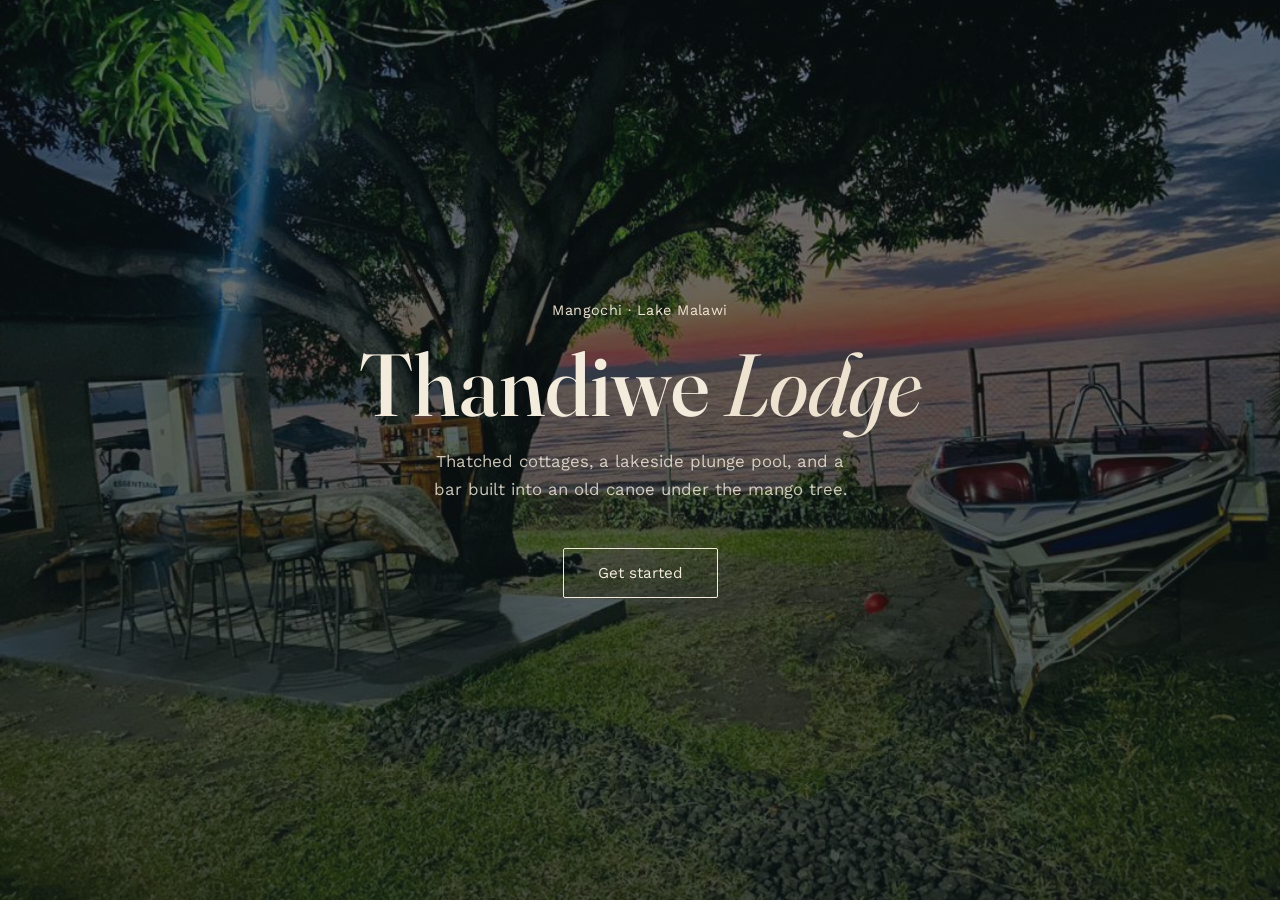
<file: index.html>
<!DOCTYPE html>
<html lang="en">
<head>
<meta charset="UTF-8">
<meta name="viewport" content="width=device-width, initial-scale=1.0">
<title>Thandiwe Lodge — Mangochi, Lake Malawi</title>
<link rel="preconnect" href="https://fonts.googleapis.com">
<link rel="preconnect" href="https://fonts.gstatic.com" crossorigin>
<link href="https://fonts.googleapis.com/css2?family=Fraunces:ital,opsz,wght@0,9..144,400;0,9..144,500;0,9..144,600;1,9..144,500&family=Work+Sans:wght@400;500;600&display=swap" rel="stylesheet">
<link rel="stylesheet" href="css/style.css">
<style>
  body{ overflow:hidden; }
  .splash{
    height:100vh;
    min-height:560px;
    position:relative;
    display:flex;
    align-items:center;
    justify-content:center;
    text-align:center;
    color:var(--text-light);
    overflow:hidden;
  }
  .splash-img{
    position:absolute; inset:0;
    animation:splashZoom 9s ease-out forwards;
  }
  @keyframes splashZoom{
    from{ transform:scale(1.1); }
    to{ transform:scale(1); }
  }
  .splash::after{
    content:"";
    position:absolute; inset:0;
    background:linear-gradient(180deg, rgba(11,20,20,0.55) 0%, rgba(11,20,20,0.72) 100%);
  }
  .splash-content{
    position:relative; z-index:2;
    display:flex;
    flex-direction:column;
    align-items:center;
    opacity:0;
    animation:splashIn 1.2s ease .3s forwards;
  }
  @keyframes splashIn{
    from{ opacity:0; transform:translateY(14px); }
    to{ opacity:1; transform:translateY(0); }
  }
  .splash-kicker{
    font-size:0.9rem;
    letter-spacing:0.03em;
    color:var(--sand);
    margin-bottom:22px;
  }
  .splash-word{
    font-family:'Fraunces', serif;
    font-size:clamp(2.8rem, 8vw, 5.5rem);
    line-height:1;
    font-weight:500;
  }
  .splash-word em{ font-style:italic; color:var(--sand); font-weight:400; }
  .splash-sub{
    margin-top:20px;
    font-size:1.05rem;
    max-width:420px;
    color:rgba(243,236,221,0.82);
  }
  .splash-enter{
    margin-top:44px;
    display:inline-flex;
    align-items:center;
    gap:12px;
    border:1px solid var(--text-light);
    padding:15px 34px;
    border-radius:2px;
    font-size:0.95rem;
  }
  .splash-enter:hover{ background:rgba(243,236,221,0.08); }
</style>
</head>
<body>

  <section class="splash">
    <div class="splash-img"><img src="images/hero-sunset.jpg" alt="Sunset over Lake Malawi at Thandiwe Lodge"></div>
    <div class="splash-content">
      <span class="splash-kicker">Mangochi &middot; Lake Malawi</span>
      <div class="splash-word">Thandiwe <em>Lodge</em></div>
      <p class="splash-sub">Thatched cottages, a lakeside plunge pool, and a bar built into an old canoe under the mango tree.</p>
      <a class="splash-enter" href="home.html">Get started</a>
    </div>
  </section>

</body>
</html>
</file>
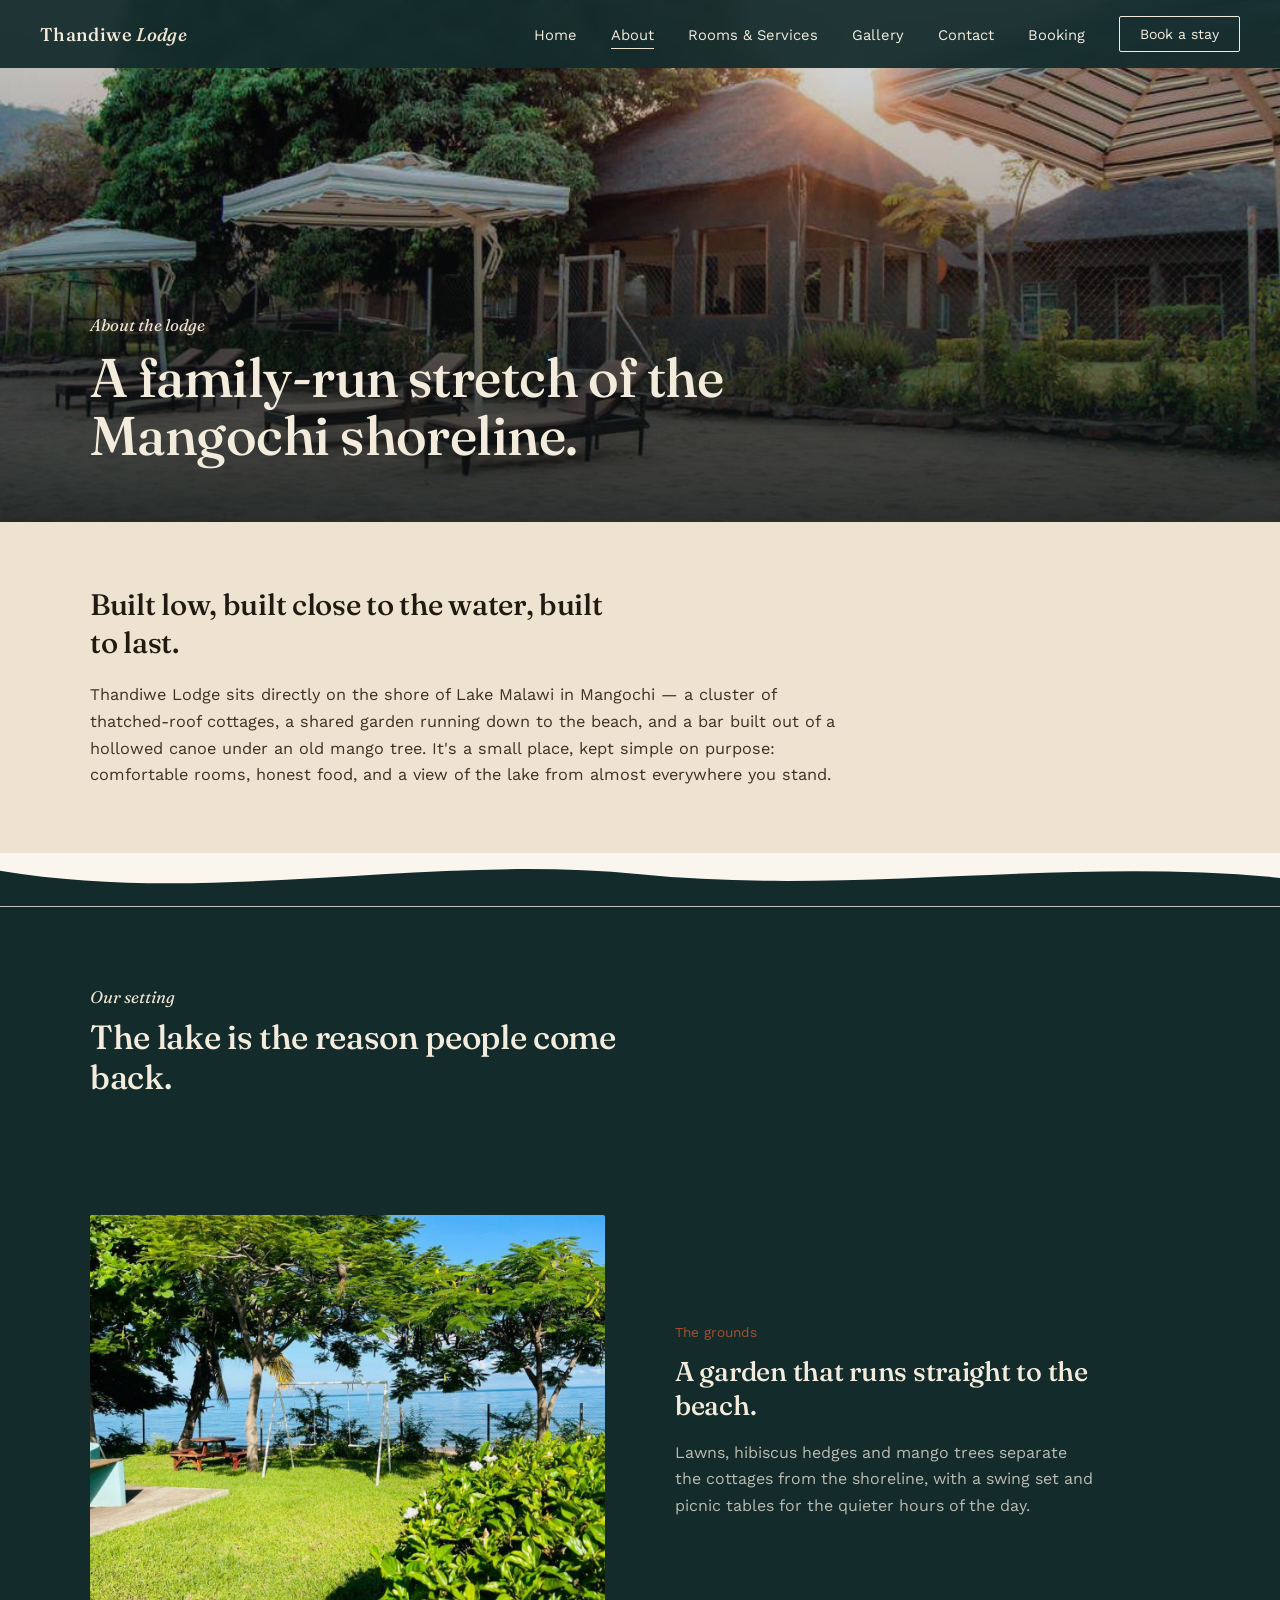
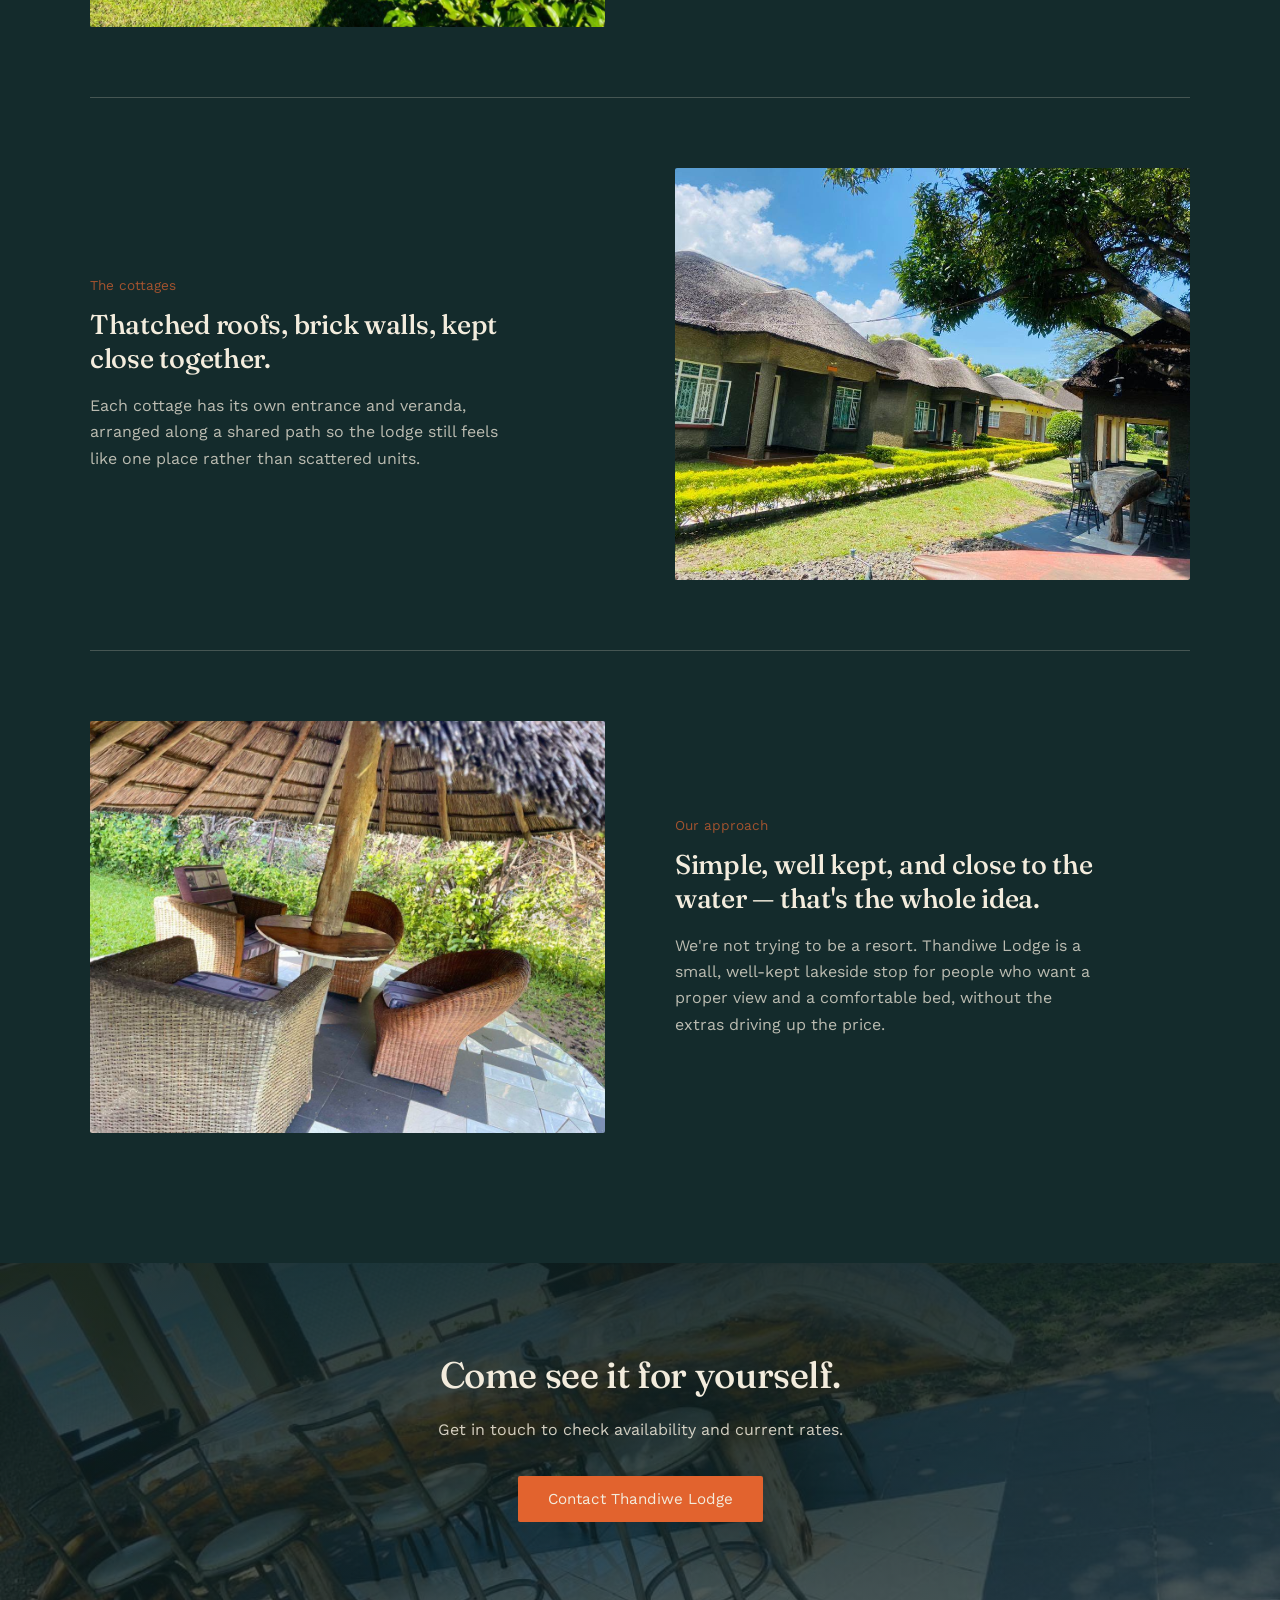
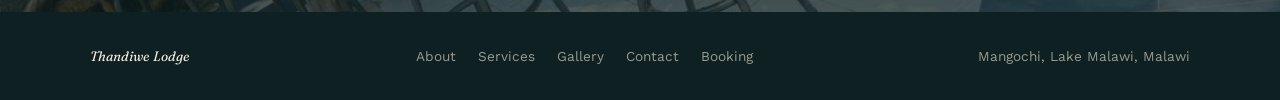
<file: about.html>
<!DOCTYPE html>
<html lang="en">
<head>
<meta charset="UTF-8">
<meta name="viewport" content="width=device-width, initial-scale=1.0">
<title>About — Thandiwe Lodge</title>
<link rel="preconnect" href="https://fonts.googleapis.com">
<link rel="preconnect" href="https://fonts.gstatic.com" crossorigin>
<link href="https://fonts.googleapis.com/css2?family=Fraunces:ital,opsz,wght@0,9..144,400;0,9..144,500;0,9..144,600;1,9..144,500&family=Work+Sans:wght@400;500;600&display=swap" rel="stylesheet">
<link rel="stylesheet" href="css/style.css">
</head>
<body>

     <nav class="nav solid" id="siteNav">
    <div class="word">Thandiwe <span>Lodge</span></div>
    
    <button class="nav-toggle" id="menuToggle" aria-label="Toggle menu">
      <span></span>
      <span></span>
      <span></span>
    </button>

    <div class="nav-links" id="navLinks">
      <ul>
        <li><a href="home.html">Home</a></li>
        <li><a href="about.html" class="active">About</a></li>
        <li><a href="services.html">Rooms &amp; Services</a></li>
        <li><a href="gallery.html">Gallery</a></li>
        <li><a href="contact.html">Contact</a></li>
        <li><a href="booking.html">Booking</a></li>
      </ul>
      <a class="book-btn" href="booking.html">Book a stay</a>
    </div>
  </nav>

  <section class="page-banner">
    <div class="hero-img"><img src="images/gallery-cottages-sunset.jpg" alt="Thatched cottages at Thandiwe Lodge at sunset"></div>
    <div class="page-banner-content">
      <span class="tag">About the lodge</span>
      <h1>A family-run stretch of the Mangochi shoreline.</h1>
    </div>
  </section>

  <section class="welcome">
    <div class="wrap" style="grid-template-columns:1fr;">
      <div>
        <h2>Built low, built close to the water, built to last.</h2>
        <p class="lead" style="max-width:760px;">Thandiwe Lodge sits directly on the shore of Lake Malawi in Mangochi — a cluster of thatched-roof cottages, a shared garden running down to the beach, and a bar built out of a hollowed canoe under an old mango tree. It's a small place, kept simple on purpose: comfortable rooms, honest food, and a view of the lake from almost everywhere you stand.</p>
      </div>
    </div>
  </section>

  <div class="wave" style="background:var(--paper);">
    <svg viewBox="0 0 1440 60" preserveAspectRatio="none"><path d="M0,20 C 240,60 480,0 720,24 C 960,48 1200,4 1440,28 L1440,60 L0,60 Z" fill="var(--ink)"></path></svg>
  </div>

  <section class="story" style="background:var(--ink); padding-top:80px;">
    <div class="wrap">
      <div class="section-head">
        <span class="tag" style="color:var(--sand);">Our setting</span>
        <h2 style="color:var(--text-light);">The lake is the reason people come back.</h2>
      </div>

      <div class="story-row" style="border-bottom-color:var(--line-light);">
        <div class="story-media"><img src="images/gallery-garden-lawn.jpg" alt="Green lawn with a swing set looking out to Lake Malawi"></div>
        <div class="story-copy">
          <span class="num">The grounds</span>
          <h3 style="color:var(--text-light);">A garden that runs straight to the beach.</h3>
          <p style="color:rgba(243,236,221,0.75);">Lawns, hibiscus hedges and mango trees separate the cottages from the shoreline, with a swing set and picnic tables for the quieter hours of the day.</p>
        </div>
      </div>

      <div class="story-row reverse" style="border-bottom-color:var(--line-light);">
        <div class="story-media"><img src="images/gallery-cottages-row.jpg" alt="Row of thatched-roof cottages at Thandiwe Lodge"></div>
        <div class="story-copy">
          <span class="num">The cottages</span>
          <h3 style="color:var(--text-light);">Thatched roofs, brick walls, kept close together.</h3>
          <p style="color:rgba(243,236,221,0.75);">Each cottage has its own entrance and veranda, arranged along a shared path so the lodge still feels like one place rather than scattered units.</p>
        </div>
      </div>

      <div class="story-row" style="border-bottom:none;">
        <div class="story-media"><img src="images/gallery-gazebo.jpg" alt="Thatched gazebo seating area in the garden"></div>
        <div class="story-copy">
          <span class="num">Our approach</span>
          <h3 style="color:var(--text-light);">Simple, well kept, and close to the water — that's the whole idea.</h3>
          <p style="color:rgba(243,236,221,0.75);">We're not trying to be a resort. Thandiwe Lodge is a small, well-kept lakeside stop for people who want a proper view and a comfortable bed, without the extras driving up the price.</p>
        </div>
      </div>
    </div>
  </section>

  <section class="contact" style="padding:90px 0;">
    <div class="contact-bg"><img src="images/gallery-canoe-bar.jpg" alt="Canoe bar under a tree by the beach"></div>
    <div class="wrap" style="text-align:center;">
      <h2 style="margin:0 auto;">Come see it for yourself.</h2>
      <p class="lead" style="margin:20px auto 0; text-align:center;">Get in touch to check availability and current rates.</p>
      <div style="margin-top:32px;"><a class="btn-primary" href="contact.html">Contact Thandiwe Lodge</a></div>
    </div>
  </section>

  <footer>
    <div class="wrap">
      <span class="word">Thandiwe Lodge</span>
      <ul class="foot-links">
        <li><a href="about.html">About</a></li>
        <li><a href="services.html">Services</a></li>
        <li><a href="gallery.html">Gallery</a></li>
        <li><a href="contact.html">Contact</a></li>
      <li><a href="booking.html">Booking</a></li>
      </ul>
      <span>Mangochi, Lake Malawi, Malawi</span>
    </div>
  </footer>

<script src="js/main.js"></script>
</body>
</html>
</file>
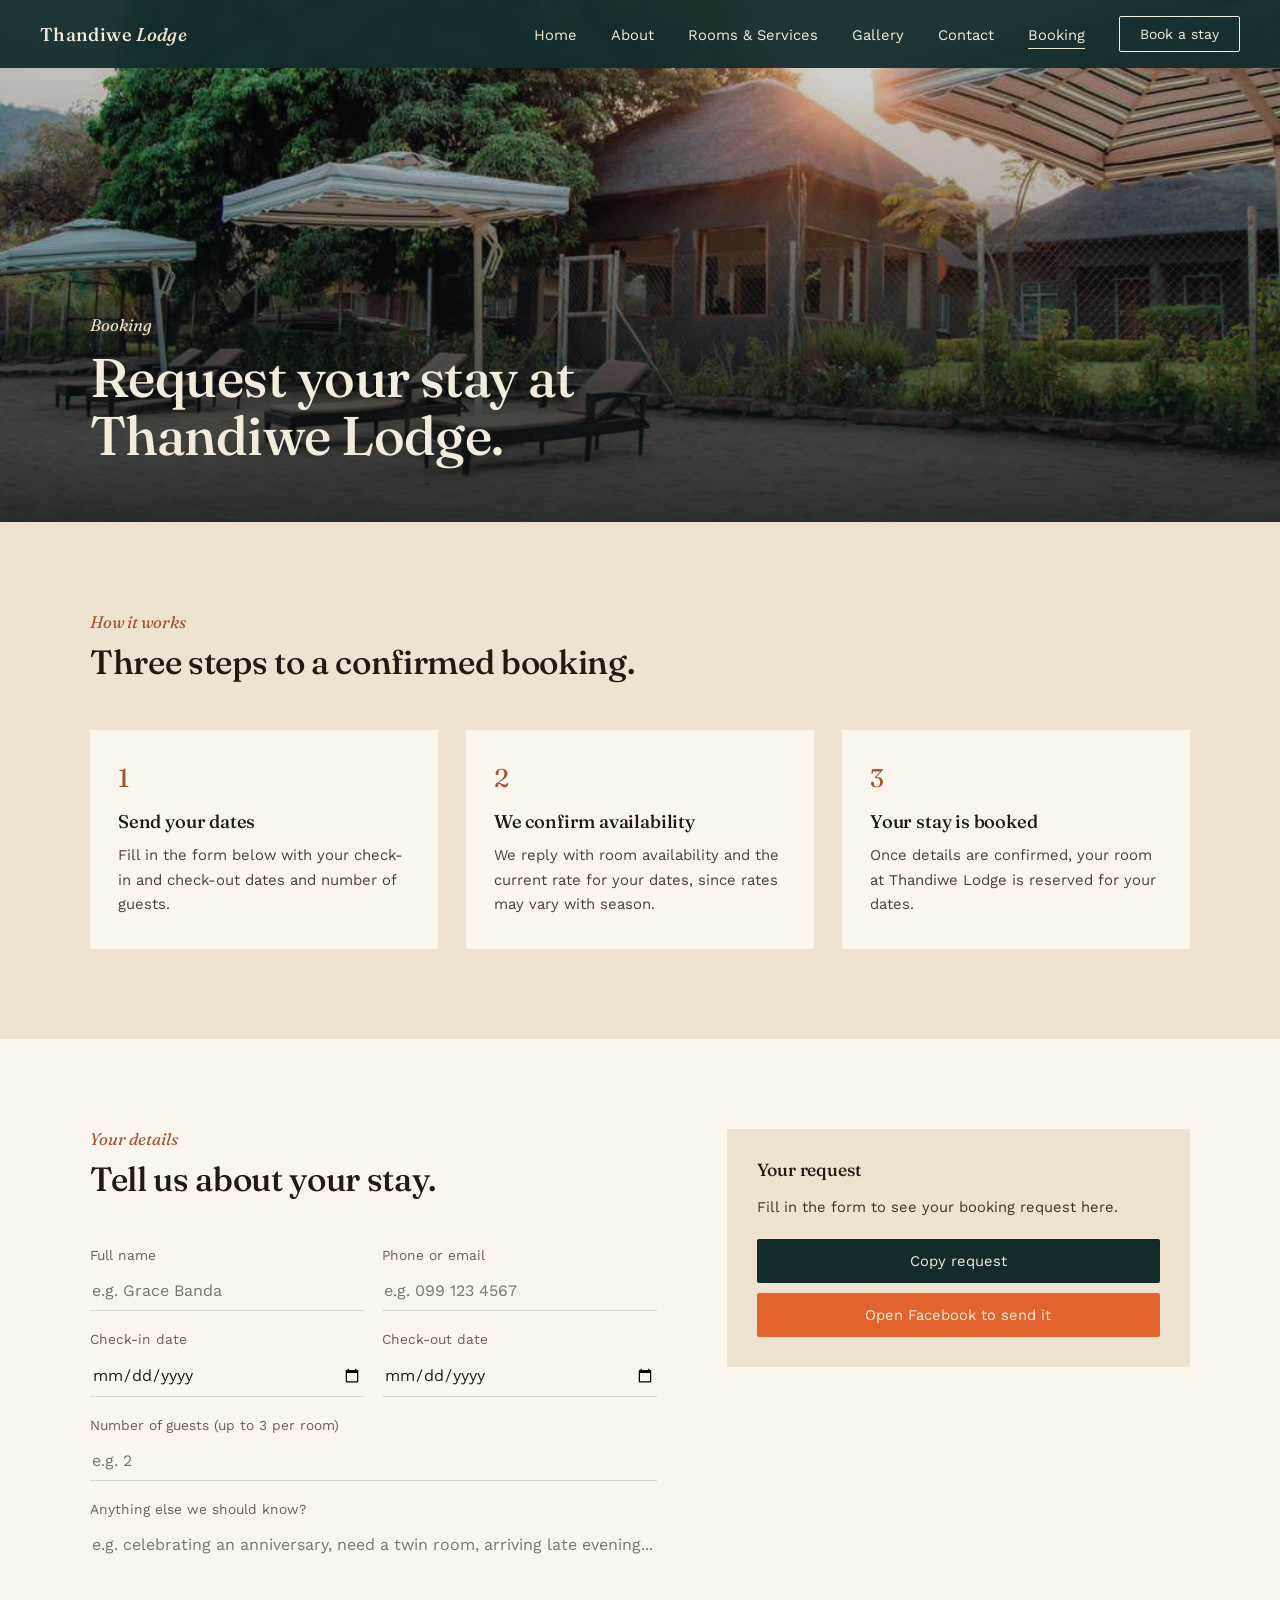
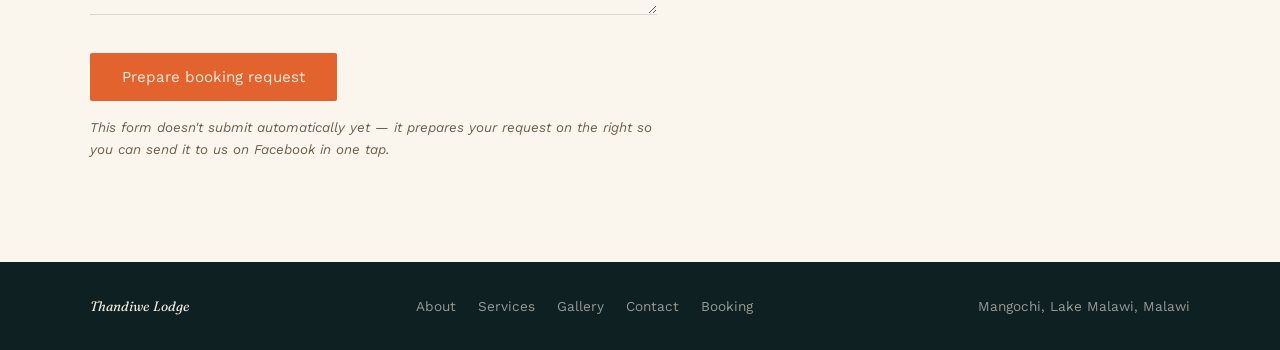
<file: booking.html>
<!DOCTYPE html>
<html lang="en">
<head>
<meta charset="UTF-8">
<meta name="viewport" content="width=device-width, initial-scale=1.0">
<title>Booking — Thandiwe Lodge</title>
<link rel="preconnect" href="https://fonts.googleapis.com">
<link rel="preconnect" href="https://fonts.gstatic.com" crossorigin>
<link href="https://fonts.googleapis.com/css2?family=Fraunces:ital,opsz,wght@0,9..144,400;0,9..144,500;0,9..144,600;1,9..144,500&family=Work+Sans:wght@400;500;600&display=swap" rel="stylesheet">
<link rel="stylesheet" href="css/style.css">
<style>
  .steps{ background:var(--sand); padding:90px 0; }
  .step-grid{
    display:grid;
    grid-template-columns:repeat(3, 1fr);
    gap:28px;
    margin-top:10px;
  }
  .step-card{ background:var(--paper); padding:32px 28px; border-radius:2px; }
  .step-card .step-num{
    font-family:'Fraunces', serif;
    font-size:1.6rem;
    color:var(--clay);
    display:block;
    margin-bottom:16px;
  }
  .step-card h3{ font-size:1.15rem; }
  .step-card p{ margin-top:10px; font-size:0.93rem; color:#4a4032; }

  .book-form{ background:var(--paper); padding:90px 0 100px; }
  .book-form .wrap{ display:grid; grid-template-columns:1.1fr 0.9fr; gap:70px; align-items:start; }
  .field-row{ display:grid; grid-template-columns:1fr 1fr; gap:18px; }
  .field{ margin-bottom:20px; }
  .field label{ display:block; font-size:0.86rem; color:#6b5f4d; margin-bottom:8px; }
  .field input, .field textarea{
    width:100%;
    border:none;
    border-bottom:1px solid var(--line-dark);
    background:transparent;
    padding:10px 2px;
    font-family:'Work Sans', sans-serif;
    font-size:1rem;
    color:var(--text-dark);
  }
  .field input:focus, .field textarea:focus{
    outline:none;
    border-bottom:1px solid var(--clay);
  }
  .field textarea{ resize:vertical; min-height:90px; }
  .form-submit{
    margin-top:14px;
    background:var(--coral);
    color:var(--text-light);
    border:none;
    padding:15px 32px;
    border-radius:2px;
    font-size:0.95rem;
    font-family:'Work Sans', sans-serif;
    cursor:pointer;
  }
  .form-note-text{
    margin-top:16px;
    font-size:0.84rem;
    color:#6b5f4d;
    font-style:italic;
  }
  .request-preview{
    background:var(--sand);
    border-radius:2px;
    padding:30px;
  }
  .request-preview h3{ font-size:1.1rem; }
  .request-preview pre{
    white-space:pre-wrap;
    font-family:'Work Sans', sans-serif;
    font-size:0.92rem;
    margin-top:16px;
    color:#3b3126;
    line-height:1.6;
  }
  .request-preview .send-btn{
    margin-top:20px;
    display:block;
    text-align:center;
    background:var(--ink);
    color:var(--text-light);
    padding:13px;
    border-radius:2px;
    font-size:0.92rem;
  }
  .copied-flag{
    margin-top:12px;
    font-size:0.82rem;
    color:var(--clay);
    display:none;
  }
</style>
</head>
<body>

   <nav class="nav solid" id="siteNav">
    <div class="word">Thandiwe <span>Lodge</span></div>
    
    <button class="nav-toggle" id="menuToggle" aria-label="Toggle menu">
      <span></span>
      <span></span>
      <span></span>
    </button>

    <div class="nav-links" id="navLinks">
      <ul>
        <li><a href="home.html">Home</a></li>
        <li><a href="about.html">About</a></li>
        <li><a href="services.html">Rooms &amp; Services</a></li>
        <li><a href="gallery.html">Gallery</a></li>
        <li><a href="contact.html">Contact</a></li>
        <li><a href="booking.html" class="active">Booking</a></li>
      </ul>
      <a class="book-btn" href="booking.html">Book a stay</a>
    </div>
  </nav>

  <section class="page-banner">
    <div class="hero-img"><img src="images/gallery-cottages-sunset.jpg" alt="Thatched cottages at Thandiwe Lodge at sunset"></div>
    <div class="page-banner-content">
      <span class="tag">Booking</span>
      <h1>Request your stay at Thandiwe Lodge.</h1>
    </div>
  </section>

  <!-- HOW IT WORKS -->
  <section class="steps">
    <div class="wrap">
      <div class="section-head">
        <span class="tag">How it works</span>
        <h2>Three steps to a confirmed booking.</h2>
      </div>
      <div class="step-grid">
        <div class="step-card">
          <span class="step-num">1</span>
          <h3>Send your dates</h3>
          <p>Fill in the form below with your check-in and check-out dates and number of guests.</p>
        </div>
        <div class="step-card">
          <span class="step-num">2</span>
          <h3>We confirm availability</h3>
          <p>We reply with room availability and the current rate for your dates, since rates may vary with season.</p>
        </div>
        <div class="step-card">
          <span class="step-num">3</span>
          <h3>Your stay is booked</h3>
          <p>Once details are confirmed, your room at Thandiwe Lodge is reserved for your dates.</p>
        </div>
      </div>
    </div>
  </section>

  <!-- FORM -->
  <section class="book-form">
    <div class="wrap">
      <div>
        <div class="section-head">
          <span class="tag">Your details</span>
          <h2>Tell us about your stay.</h2>
        </div>

        <form id="bookingForm">
          <div class="field-row">
            <div class="field">
              <label for="fname">Full name</label>
              <input type="text" id="fname" placeholder="e.g. Grace Banda">
            </div>
            <div class="field">
              <label for="fcontact">Phone or email</label>
              <input type="text" id="fcontact" placeholder="e.g. 099 123 4567">
            </div>
          </div>
          <div class="field-row">
            <div class="field">
              <label for="fin">Check-in date</label>
              <input type="date" id="fin">
            </div>
            <div class="field">
              <label for="fout">Check-out date</label>
              <input type="date" id="fout">
            </div>
          </div>
          <div class="field">
            <label for="fguests">Number of guests (up to 3 per room)</label>
            <input type="number" id="fguests" min="1" max="3" placeholder="e.g. 2">
          </div>
          <div class="field">
            <label for="fmessage">Anything else we should know?</label>
            <textarea id="fmessage" placeholder="e.g. celebrating an anniversary, need a twin room, arriving late evening..."></textarea>
          </div>
          <button type="submit" class="form-submit">Prepare booking request</button>
          <p class="form-note-text">This form doesn't submit automatically yet — it prepares your request on the right so you can send it to us on Facebook in one tap.</p>
        </form>
      </div>

      <div class="request-preview">
        <h3>Your request</h3>
        <pre id="previewText">Fill in the form to see your booking request here.</pre>
        <button type="button" id="copyBtn" class="send-btn" style="border:none; width:100%; cursor:pointer; font-family:'Work Sans', sans-serif;">Copy request</button>
        <a class="send-btn" style="margin-top:10px; background:var(--coral);" href="https://www.facebook.com/hashtag/thandiwelodge" target="_blank" rel="noopener">Open Facebook to send it</a>
        <div class="copied-flag" id="copiedFlag">Copied — paste it into your Facebook message.</div>
      </div>
    </div>
  </section>

  <footer>
    <div class="wrap">
      <span class="word">Thandiwe Lodge</span>
      <ul class="foot-links">
        <li><a href="about.html">About</a></li>
        <li><a href="services.html">Services</a></li>
        <li><a href="gallery.html">Gallery</a></li>
        <li><a href="contact.html">Contact</a></li>
        <li><a href="booking.html">Booking</a></li>
      </ul>
      <span>Mangochi, Lake Malawi, Malawi</span>
    </div>
  </footer>

<script src="js/main.js"></script>
<script>
  const form = document.getElementById('bookingForm');
  const preview = document.getElementById('previewText');
  const copyBtn = document.getElementById('copyBtn');
  const copiedFlag = document.getElementById('copiedFlag');

  function buildText(){
    const name = document.getElementById('fname').value || '(not given)';
    const contact = document.getElementById('fcontact').value || '(not given)';
    const checkin = document.getElementById('fin').value || '(not given)';
    const checkout = document.getElementById('fout').value || '(not given)';
    const guests = document.getElementById('fguests').value || '(not given)';
    const message = document.getElementById('fmessage').value || '—';
    return `Booking request — Thandiwe Lodge\n\nName: ${name}\nContact: ${contact}\nCheck-in: ${checkin}\nCheck-out: ${checkout}\nGuests: ${guests}\n\nNotes: ${message}`;
  }

  form.addEventListener('submit', function(e){
    e.preventDefault();
    preview.textContent = buildText();
    copiedFlag.style.display = 'none';
  });

  copyBtn.addEventListener('click', function(){
    const text = preview.textContent;
    if (!text || text.startsWith('Fill in')) return;
    navigator.clipboard.writeText(text).then(function(){
      copiedFlag.style.display = 'block';
    }).catch(function(){
      copiedFlag.textContent = 'Select the text above and copy it manually.';
      copiedFlag.style.display = 'block';
    });
  });
</script>
</body>
</html>
</file>
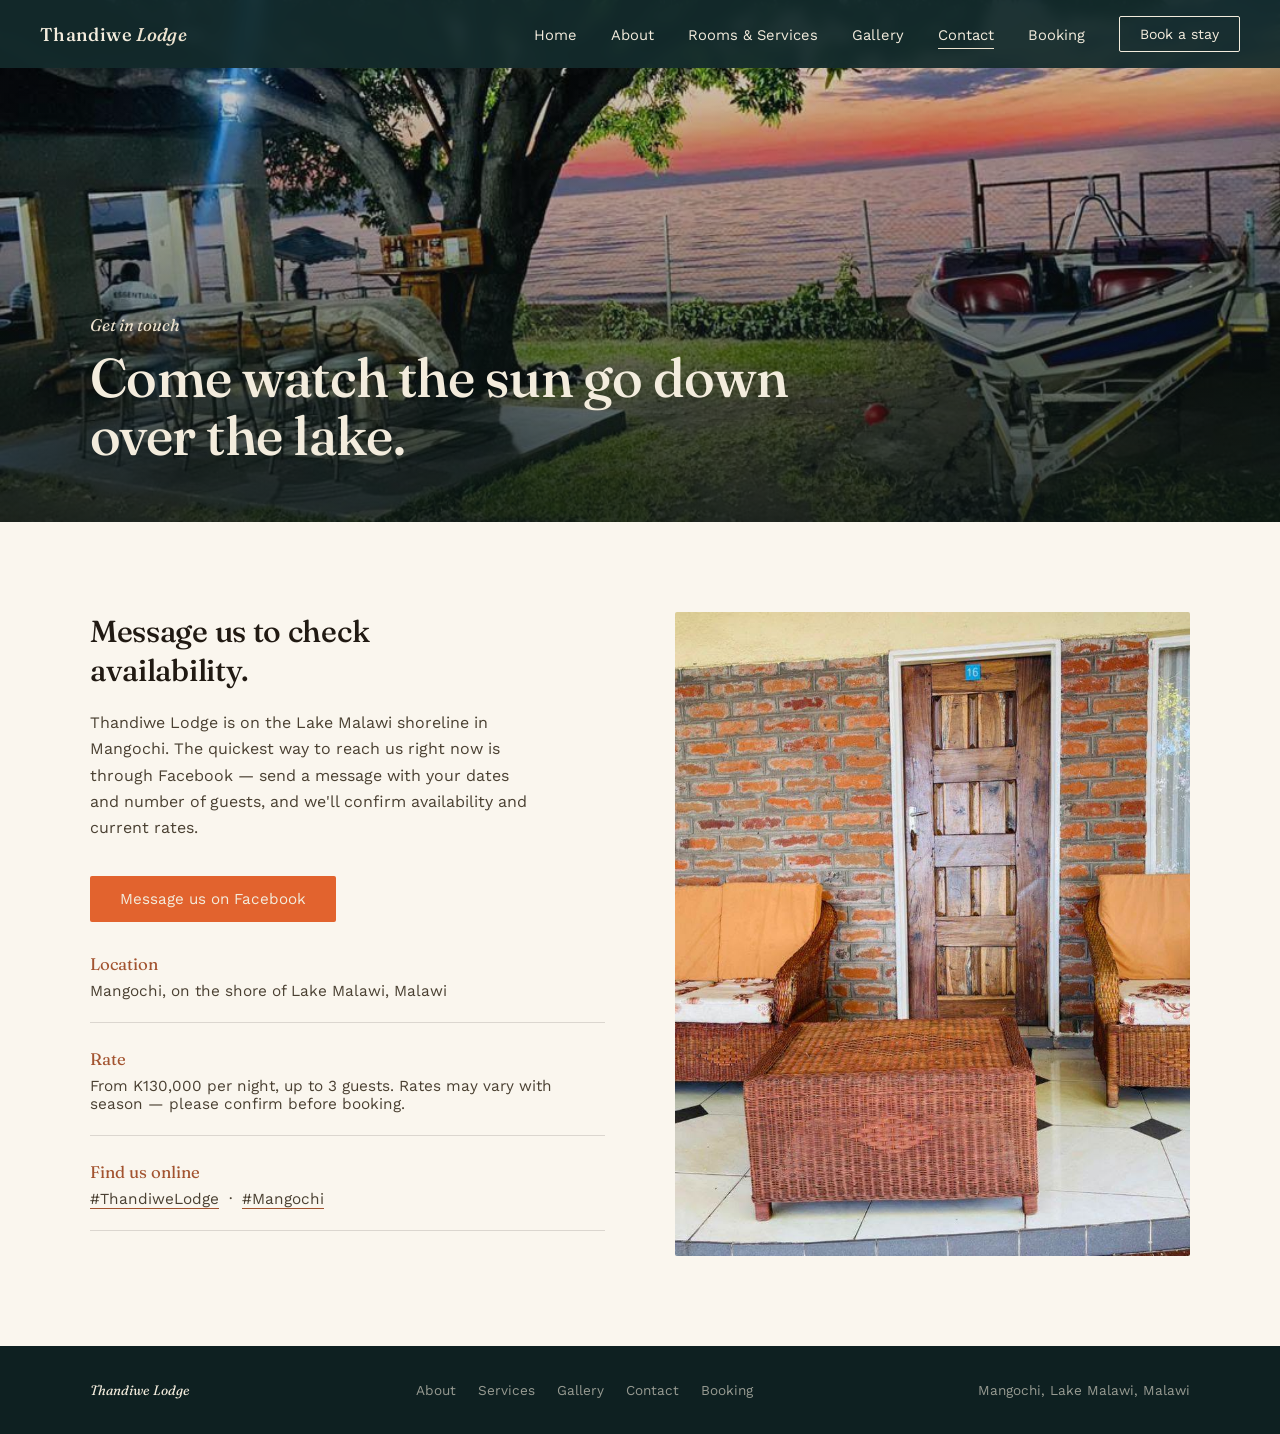
<file: contact.html>
<!DOCTYPE html>
<html lang="en">
<head>
<meta charset="UTF-8">
<meta name="viewport" content="width=device-width, initial-scale=1.0">
<title>Contact — Thandiwe Lodge</title>
<link rel="preconnect" href="https://fonts.googleapis.com">
<link rel="preconnect" href="https://fonts.gstatic.com" crossorigin>
<link href="https://fonts.googleapis.com/css2?family=Fraunces:ital,opsz,wght@0,9..144,400;0,9..144,500;0,9..144,600;1,9..144,500&family=Work+Sans:wght@400;500;600&display=swap" rel="stylesheet">
<link rel="stylesheet" href="css/style.css">
</head>
<body>

    <nav class="nav solid" id="siteNav">
    <div class="word">Thandiwe <span>Lodge</span></div>
    
    <button class="nav-toggle" id="menuToggle" aria-label="Toggle menu">
      <span></span>
      <span></span>
      <span></span>
    </button>

    <div class="nav-links" id="navLinks">
      <ul>
        <li><a href="home.html">Home</a></li>
        <li><a href="about.html">About</a></li>
        <li><a href="services.html">Rooms &amp; Services</a></li>
        <li><a href="gallery.html">Gallery</a></li>
        <li><a href="contact.html" class="active">Contact</a></li>
        <li><a href="booking.html">Booking</a></li>
      </ul>
      <a class="book-btn" href="booking.html">Book a stay</a>
    </div>
  </nav>

  <section class="page-banner">
    <div class="hero-img"><img src="images/closing-sunset.jpg" alt="Sunset over Lake Malawi at Thandiwe Lodge"></div>
    <div class="page-banner-content">
      <span class="tag">Get in touch</span>
      <h1>Come watch the sun go down over the lake.</h1>
    </div>
  </section>

  <section class="form-note">
    <div class="wrap">
      <div>
        <h2 style="font-size:1.9rem; line-height:1.28; max-width:440px;">Message us to check availability.</h2>
        <p class="lead" style="margin-top:20px; max-width:440px; color:#4a4032;">Thandiwe Lodge is on the Lake Malawi shoreline in Mangochi. The quickest way to reach us right now is through Facebook — send a message with your dates and number of guests, and we'll confirm availability and current rates.</p>
        <div style="margin-top:34px;"><a class="btn-primary" href="https://www.facebook.com/hashtag/thandiwelodge" target="_blank" rel="noopener">Message us on Facebook</a></div>

        <div class="info-list">
          <div class="item">
            <div class="k">Location</div>
            <div class="v">Mangochi, on the shore of Lake Malawi, Malawi</div>
          </div>
          <div class="item">
            <div class="k">Rate</div>
            <div class="v">From K130,000 per night, up to 3 guests. Rates may vary with season — please confirm before booking.</div>
          </div>
          <div class="item">
            <div class="k">Find us online</div>
            <div class="v"><a href="https://www.facebook.com/hashtag/thandiwelodge" target="_blank" rel="noopener" style="border-bottom:1px solid var(--clay);">#ThandiweLodge</a> &nbsp;·&nbsp; <a href="https://www.facebook.com/hashtag/mangochi" target="_blank" rel="noopener" style="border-bottom:1px solid var(--clay);">#Mangochi</a></div>
          </div>
        </div>
      </div>

      <div class="stay-media" style="aspect-ratio:4/5;">
        <img src="images/gallery-veranda.jpg" alt="Private veranda with wicker chairs at Thandiwe Lodge">
      </div>
    </div>
  </section>

  <footer>
    <div class="wrap">
      <span class="word">Thandiwe Lodge</span>
      <ul class="foot-links">
        <li><a href="about.html">About</a></li>
        <li><a href="services.html">Services</a></li>
        <li><a href="gallery.html">Gallery</a></li>
        <li><a href="contact.html">Contact</a></li>
      <li><a href="booking.html">Booking</a></li>
      </ul>
      <span>Mangochi, Lake Malawi, Malawi</span>
    </div>
  </footer>

<script src="js/main.js"></script>
</body>
</html>
</file>
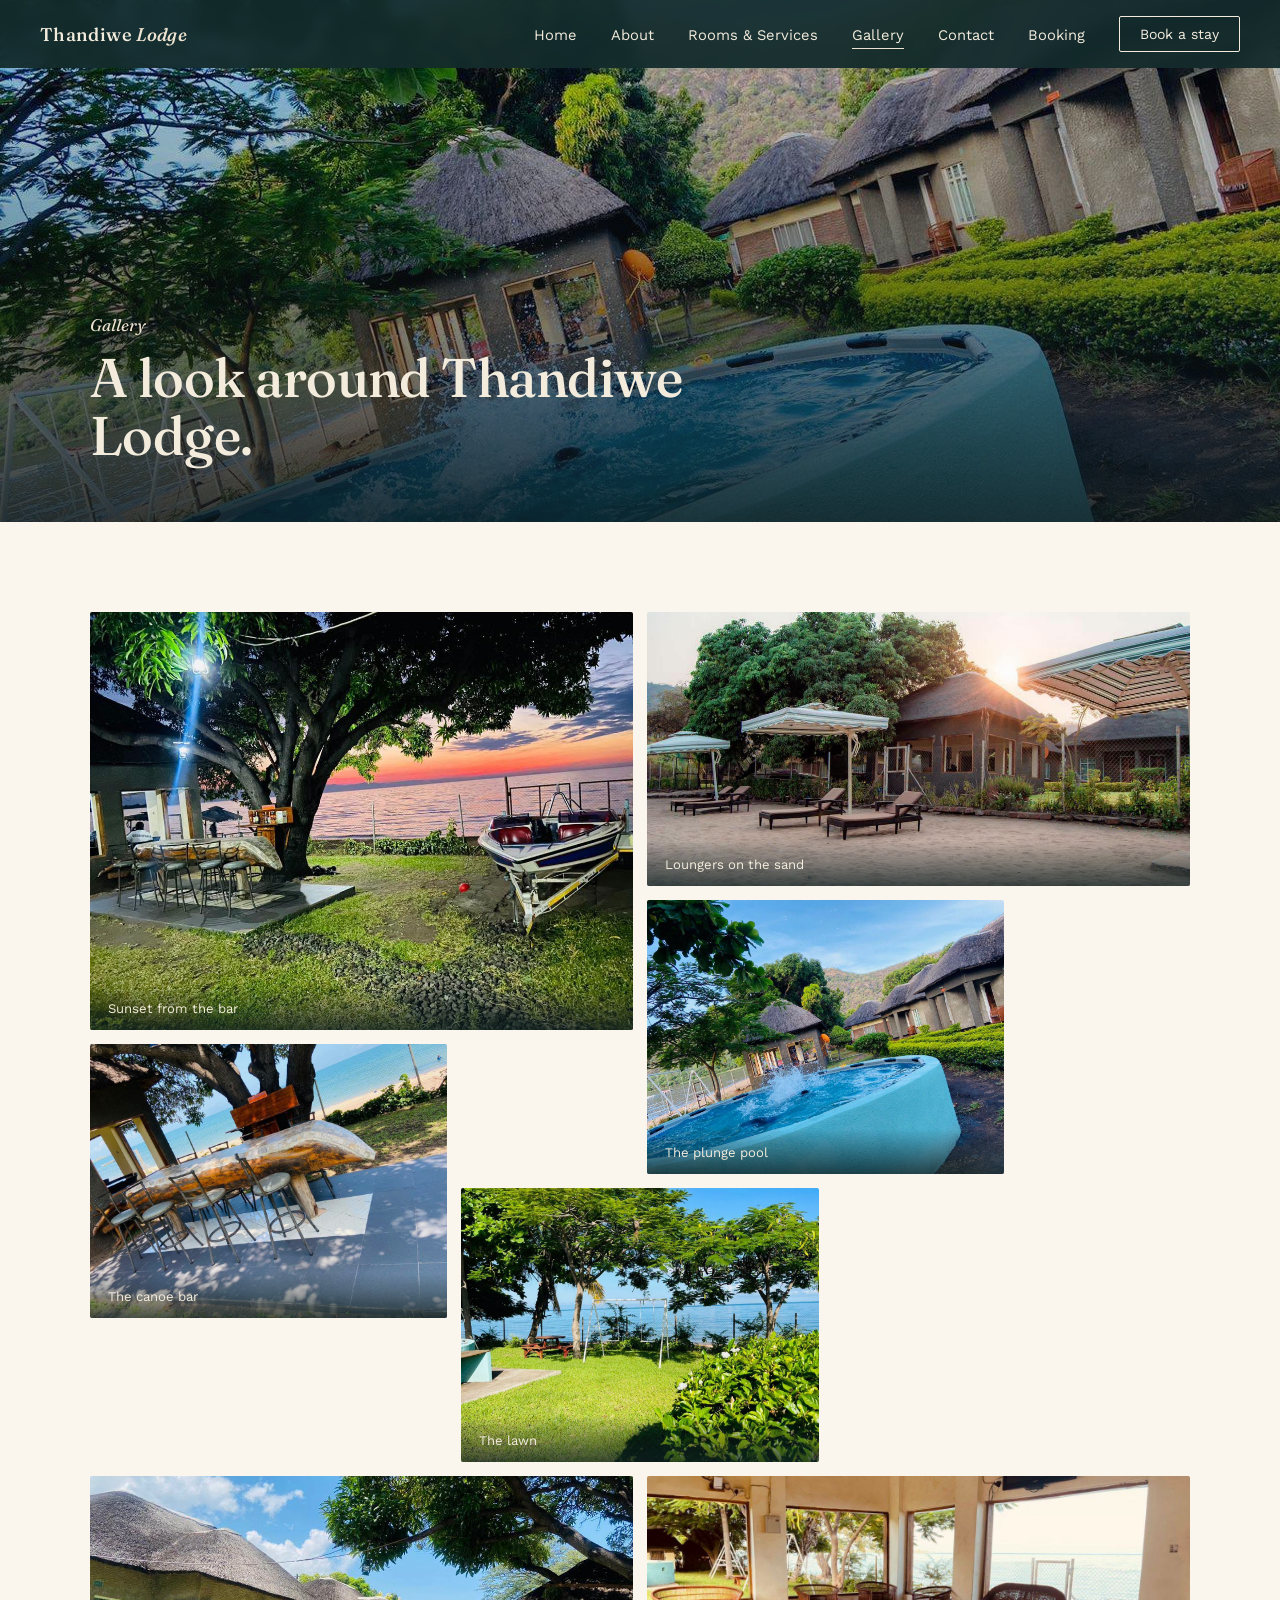
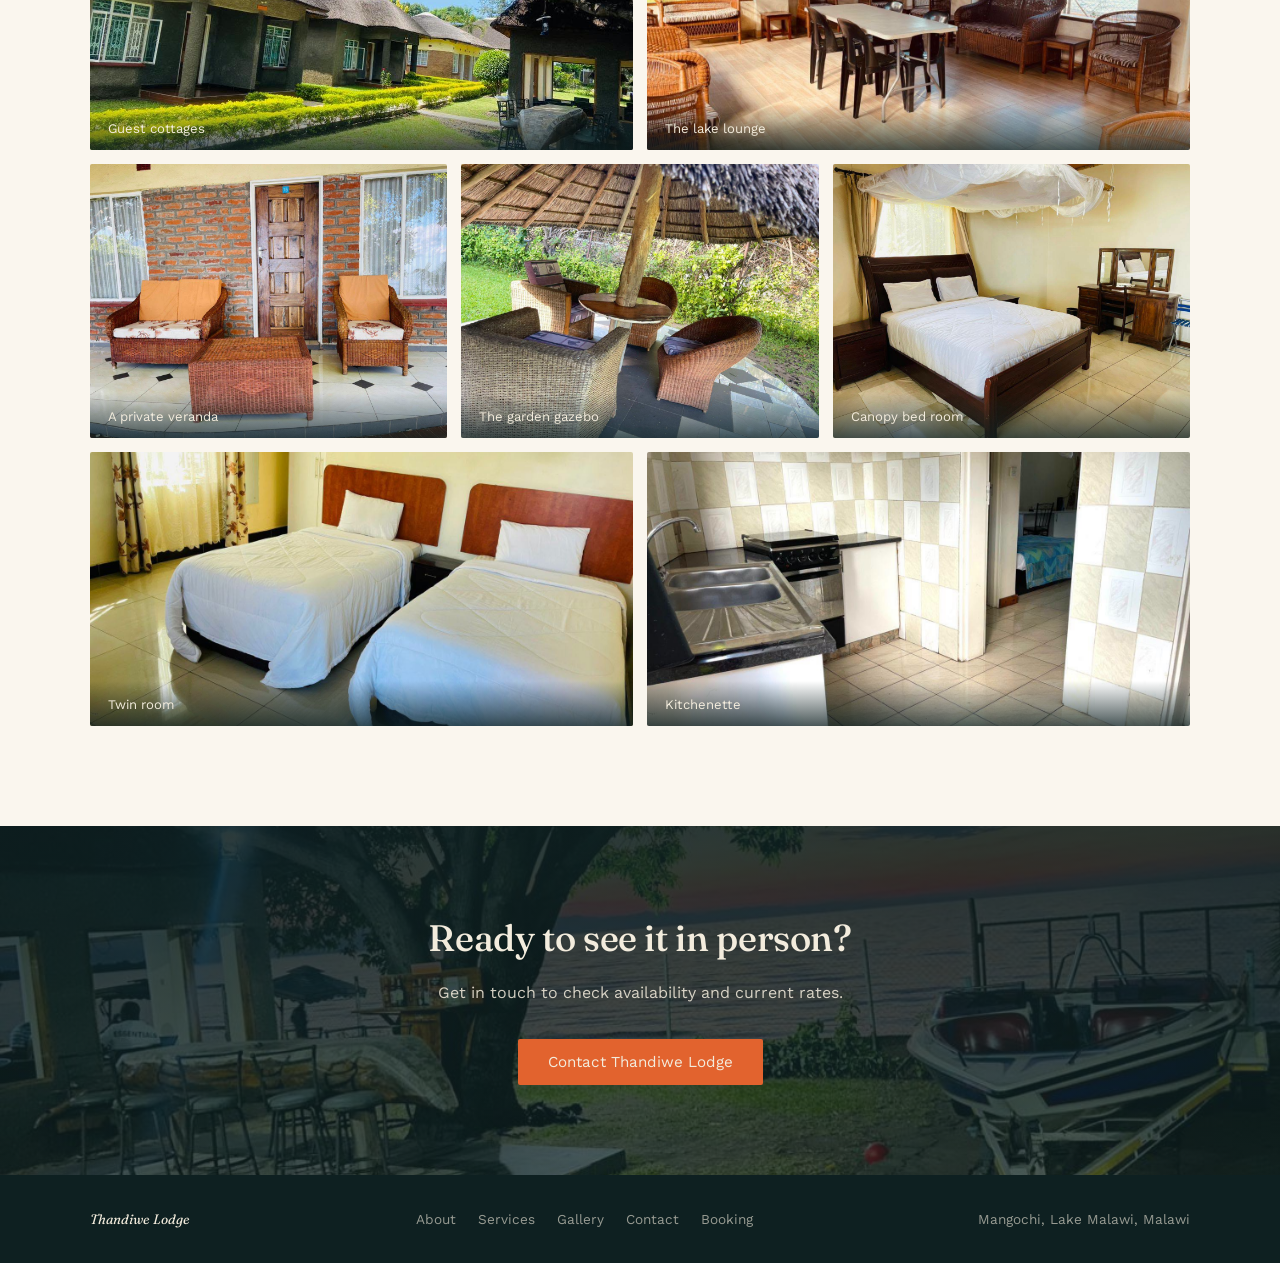
<file: gallery.html>
<!DOCTYPE html>
<html lang="en">
<head>
<meta charset="UTF-8">
<meta name="viewport" content="width=device-width, initial-scale=1.0">
<title>Gallery — Thandiwe Lodge</title>
<link rel="preconnect" href="https://fonts.googleapis.com">
<link rel="preconnect" href="https://fonts.gstatic.com" crossorigin>
<link href="https://fonts.googleapis.com/css2?family=Fraunces:ital,opsz,wght@0,9..144,400;0,9..144,500;0,9..144,600;1,9..144,500&family=Work+Sans:wght@400;500;600&display=swap" rel="stylesheet">
<link rel="stylesheet" href="css/style.css">
</head>
<body>

   <nav class="nav solid" id="siteNav">
    <div class="word">Thandiwe <span>Lodge</span></div>
    
    <button class="nav-toggle" id="menuToggle" aria-label="Toggle menu">
      <span></span>
      <span></span>
      <span></span>
    </button>

    <div class="nav-links" id="navLinks">
      <ul>
        <li><a href="home.html">Home</a></li>
        <li><a href="about.html">About</a></li>
        <li><a href="services.html">Rooms &amp; Services</a></li>
        <li><a href="gallery.html" class="active">Gallery</a></li>
        <li><a href="contact.html">Contact</a></li>
        <li><a href="booking.html">Booking</a></li>
      </ul>
      <a class="book-btn" href="booking.html">Book a stay</a>
    </div>
  </nav>

  <section class="page-banner">
    <div class="hero-img"><img src="images/gallery-pool.jpg" alt="Plunge pool at Thandiwe Lodge at dusk"></div>
    <div class="page-banner-content">
      <span class="tag">Gallery</span>
      <h1>A look around Thandiwe Lodge.</h1>
    </div>
  </section>

  <section class="gallery">
    <div class="wrap">
      <div class="grid-gallery">
        <figure class="g-a"><img src="images/hero-sunset.jpg" alt="Sunset over Lake Malawi with a boat and lakeside bar"><figcaption>Sunset from the bar</figcaption></figure>
        <figure class="g-b"><img src="images/gallery-cottages-sunset.jpg" alt="Thatched cottages and loungers on the sand at sunset"><figcaption>Loungers on the sand</figcaption></figure>
        <figure class="g-c"><img src="images/gallery-pool.jpg" alt="Plunge pool with cottages and hills behind"><figcaption>The plunge pool</figcaption></figure>
        <figure class="g-d"><img src="images/gallery-canoe-bar.jpg" alt="Carved canoe bar under a tree by the beach"><figcaption>The canoe bar</figcaption></figure>
        <figure class="g-e"><img src="images/gallery-garden-lawn.jpg" alt="Green lawn with swing set by the lake"><figcaption>The lawn</figcaption></figure>
        <figure class="g-f"><img src="images/gallery-cottages-row.jpg" alt="Row of thatched cottages along a hedge-lined path"><figcaption>Guest cottages</figcaption></figure>
        <figure class="g-g"><img src="images/gallery-lounge-view.jpg" alt="Wicker lounge seating overlooking the lake"><figcaption>The lake lounge</figcaption></figure>
        <figure class="g-h"><img src="images/gallery-veranda.jpg" alt="Private veranda with wicker chairs"><figcaption>A private veranda</figcaption></figure>
        <figure class="g-i"><img src="images/gallery-gazebo.jpg" alt="Thatched gazebo with wicker seating"><figcaption>The garden gazebo</figcaption></figure>
        <figure class="g-j"><img src="images/room-canopy-bed.jpg" alt="Bedroom with mosquito-net canopy"><figcaption>Canopy bed room</figcaption></figure>
        <figure class="g-k"><img src="images/room-twin-beds.jpg" alt="Twin beds with wooden headboards"><figcaption>Twin room</figcaption></figure>
        <figure class="g-l"><img src="images/room-kitchen.jpg" alt="Guest kitchenette"><figcaption>Kitchenette</figcaption></figure>
      </div>
    </div>
  </section>

  <section class="contact" style="padding:90px 0;">
    <div class="contact-bg"><img src="images/closing-sunset.jpg" alt="Boat and bar silhouetted against the sunset"></div>
    <div class="wrap" style="text-align:center;">
      <h2 style="margin:0 auto;">Ready to see it in person?</h2>
      <p class="lead" style="margin:20px auto 0; text-align:center;">Get in touch to check availability and current rates.</p>
      <div style="margin-top:32px;"><a class="btn-primary" href="contact.html">Contact Thandiwe Lodge</a></div>
    </div>
  </section>

  <footer>
    <div class="wrap">
      <span class="word">Thandiwe Lodge</span>
      <ul class="foot-links">
        <li><a href="about.html">About</a></li>
        <li><a href="services.html">Services</a></li>
        <li><a href="gallery.html">Gallery</a></li>
        <li><a href="contact.html">Contact</a></li>
      <li><a href="booking.html">Booking</a></li>
      </ul>
      <span>Mangochi, Lake Malawi, Malawi</span>
    </div>
  </footer>

<script src="js/main.js"></script>
</body>
</html>
</file>
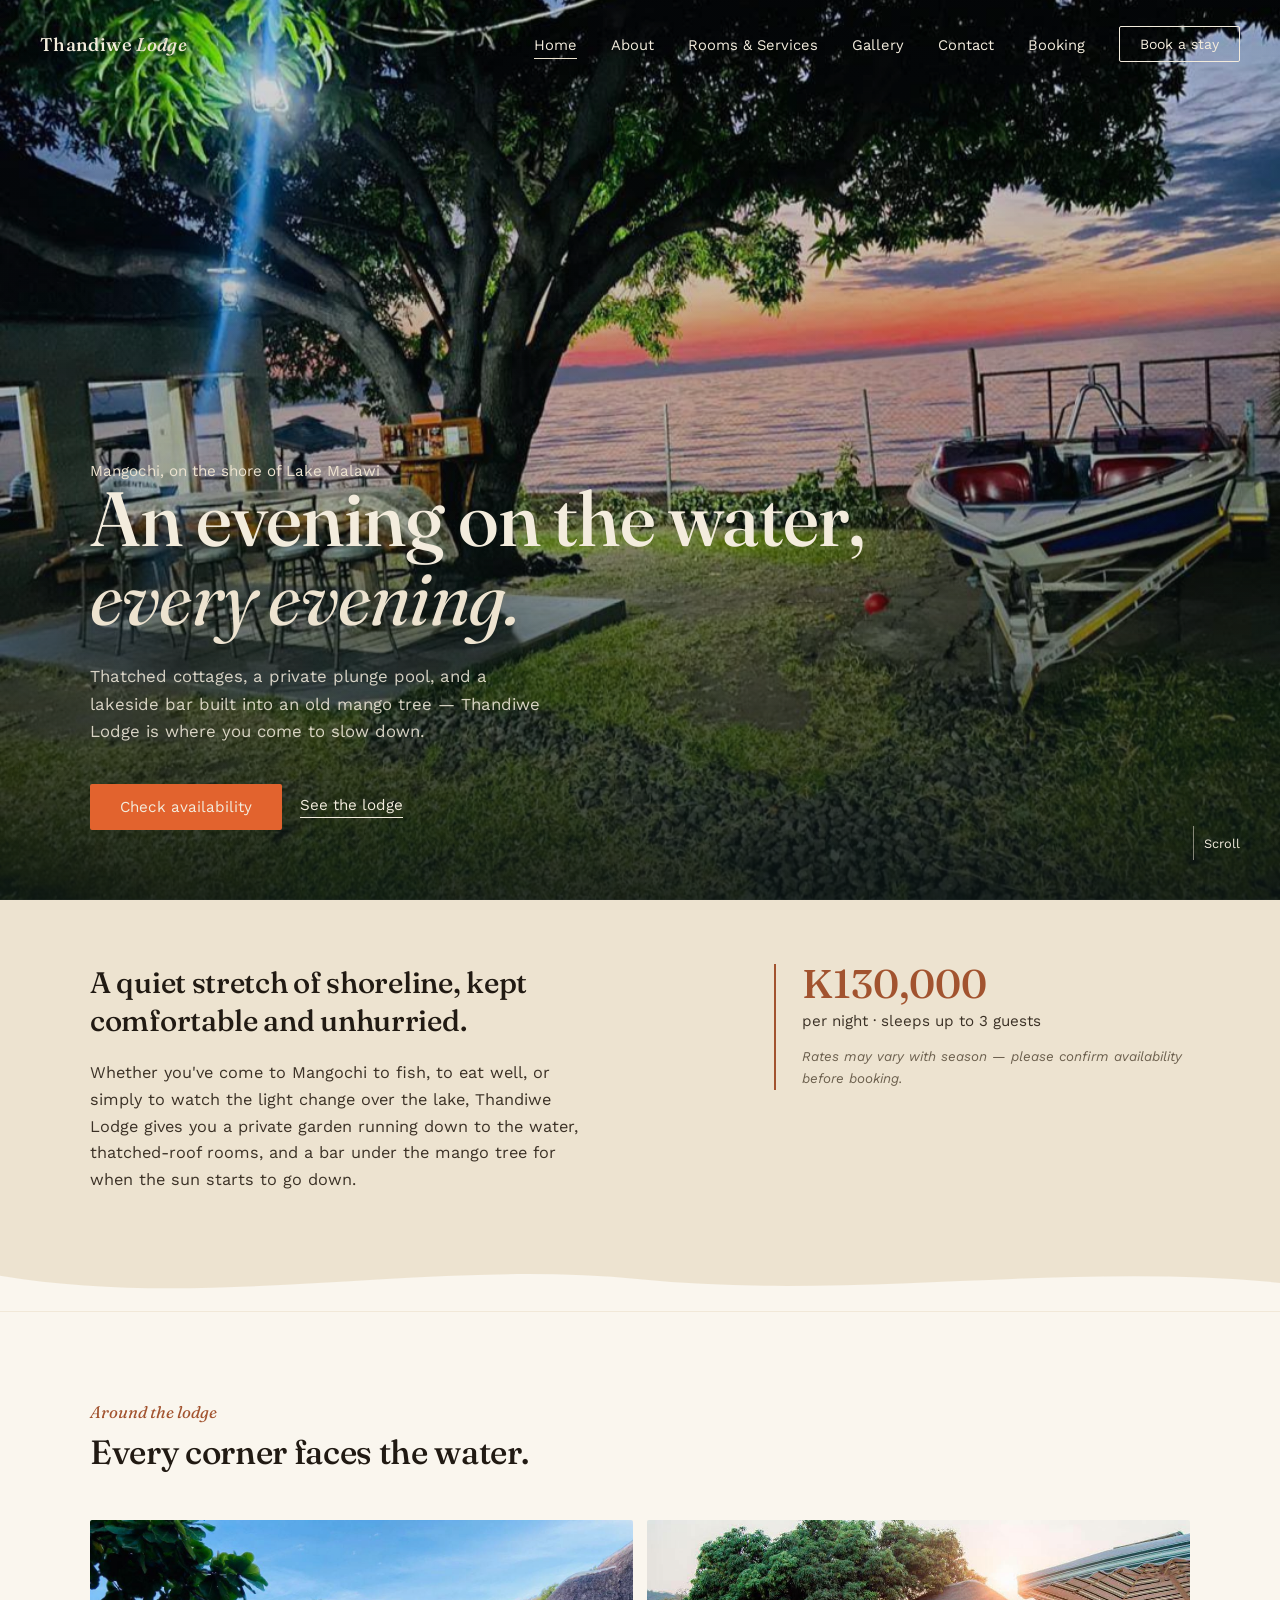
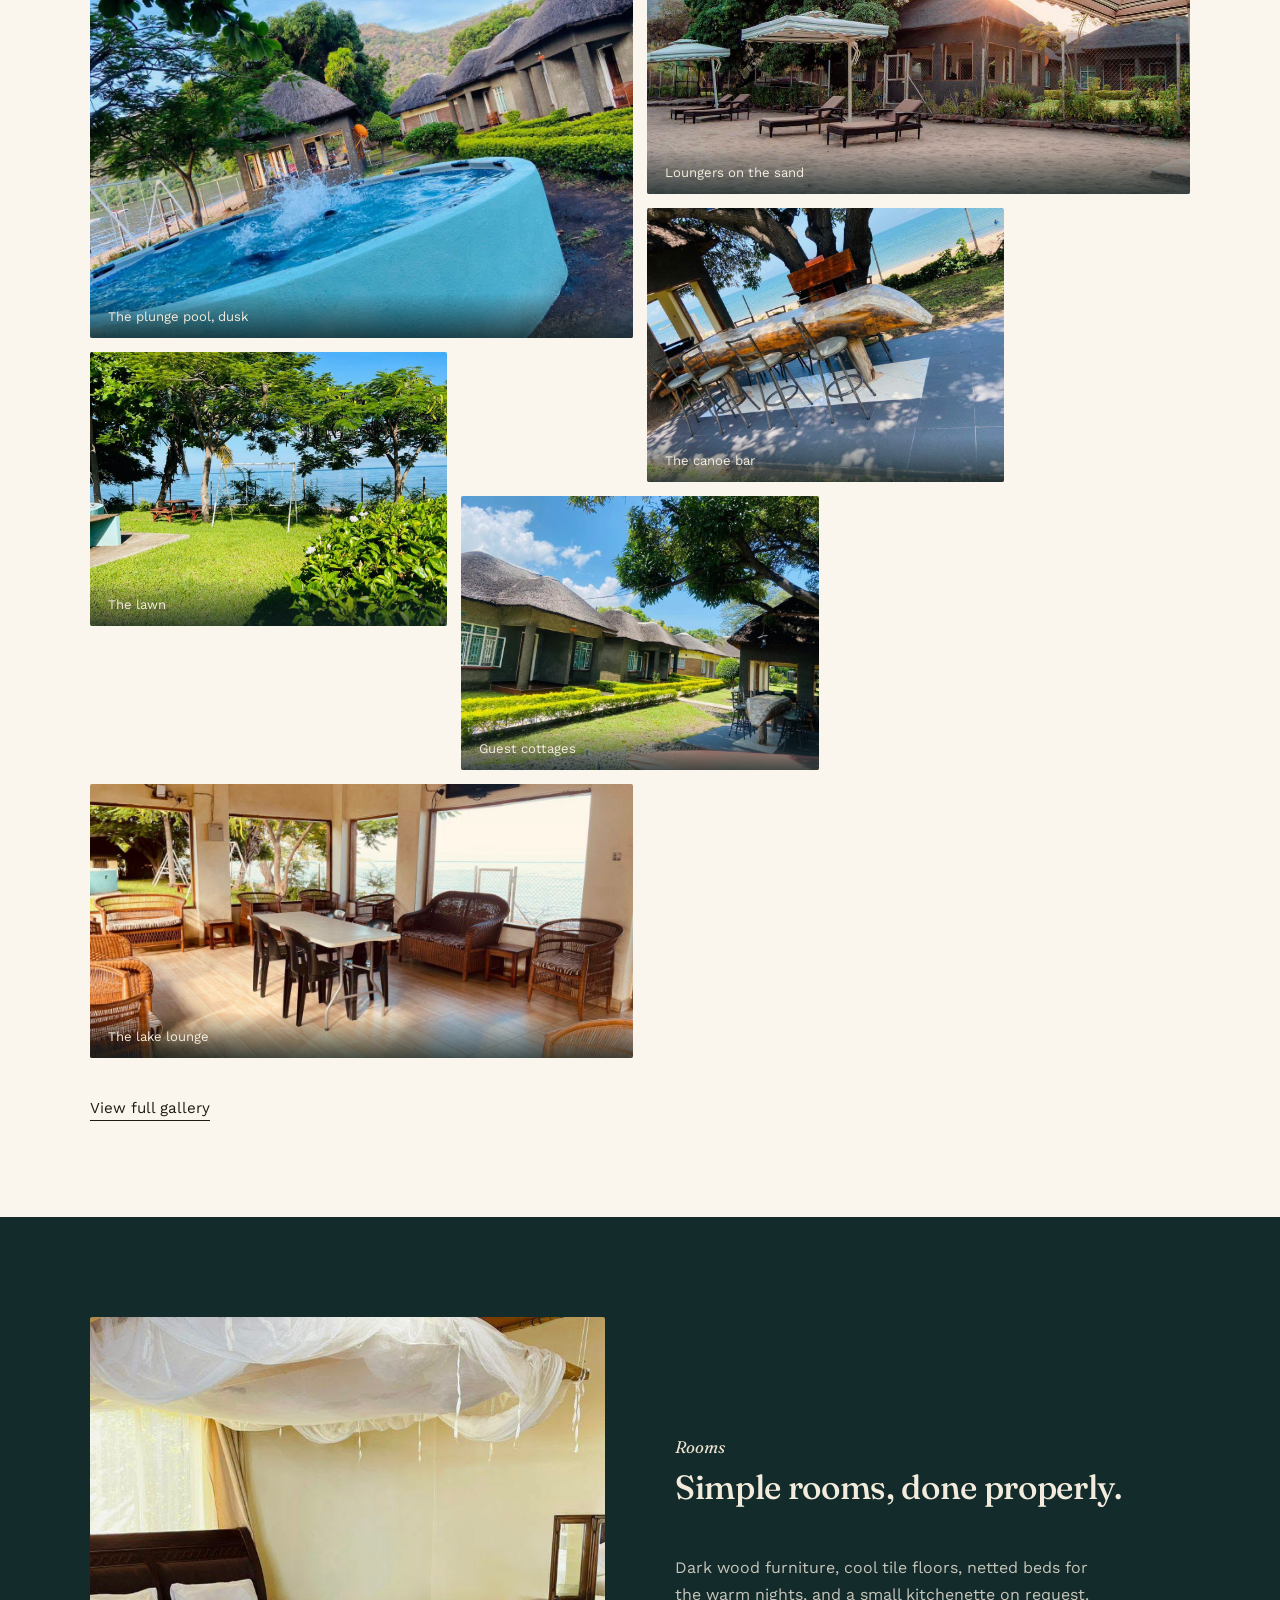
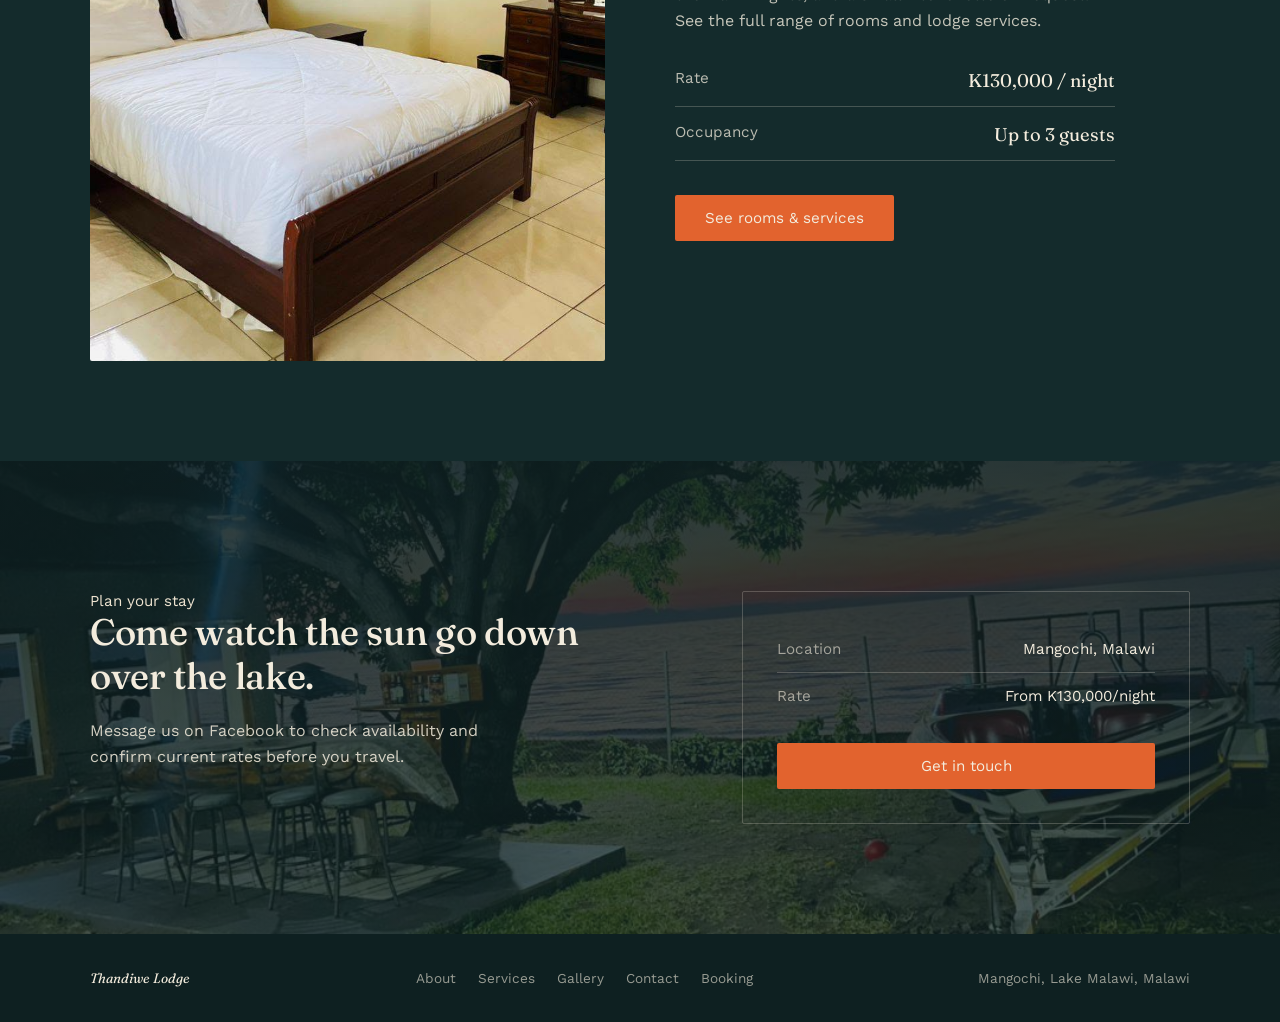
<file: home.html>
<!DOCTYPE html>
<html lang="en">
<head>
<meta charset="UTF-8">
<meta name="viewport" content="width=device-width, initial-scale=1.0">
<title>Thandiwe Lodge — Lake Malawi, Mangochi</title>
<link rel="preconnect" href="https://fonts.googleapis.com">
<link rel="preconnect" href="https://fonts.gstatic.com" crossorigin>
<link href="https://fonts.googleapis.com/css2?family=Fraunces:ital,opsz,wght@0,9..144,400;0,9..144,500;0,9..144,600;1,9..144,500&family=Work+Sans:wght@400;500;600&display=swap" rel="stylesheet">
<link rel="stylesheet" href="css/style.css">
</head>
<body>

   <nav class="nav" id="siteNav">
    <div class="word">Thandiwe <span>Lodge</span></div>
    
    <button class="nav-toggle" id="menuToggle" aria-label="Toggle menu">
      <span></span>
      <span></span>
      <span></span>
    </button>

    <div class="nav-links" id="navLinks">
      <ul>
        <li><a href="home.html" class="active">Home</a></li>
        <li><a href="about.html">About</a></li>
        <li><a href="services.html">Rooms &amp; Services</a></li>
        <li><a href="gallery.html">Gallery</a></li>
        <li><a href="contact.html">Contact</a></li>
        <li><a href="booking.html">Booking</a></li>
      </ul>
      <a class="book-btn" href="booking.html">Book a stay</a>
    </div>
  </nav>

  <!-- HERO -->
  <section class="hero">
    <div class="hero-img"><img src="images/hero-sunset.jpg" alt="Sunset over Lake Malawi at Thandiwe Lodge"></div>
    <div class="hero-content">
      <span class="hero-kicker">Mangochi, on the shore of Lake Malawi</span>
      <h1>An evening on the water,<br><em>every evening.</em></h1>
      <p class="hero-sub">Thatched cottages, a private plunge pool, and a lakeside bar built into an old mango tree — Thandiwe Lodge is where you come to slow down.</p>
      <div class="hero-actions">
        <a class="btn-primary" href="booking.html">Check availability</a>
        <a class="btn-ghost" href="gallery.html">See the lodge</a>
      </div>
    </div>
    <div class="scroll-cue"><span class="line"></span> Scroll</div>
  </section>

  <!-- WELCOME / RATE -->
  <section class="welcome">
    <div class="wrap">
      <div>
        <h2>A quiet stretch of shoreline, kept comfortable and unhurried.</h2>
        <p class="lead">Whether you've come to Mangochi to fish, to eat well, or simply to watch the light change over the lake, Thandiwe Lodge gives you a private garden running down to the water, thatched-roof rooms, and a bar under the mango tree for when the sun starts to go down.</p>
      </div>
      <div class="rate-box">
        <span class="amount">K130,000</span>
        <span class="unit">per night · sleeps up to 3 guests</span>
        <p class="note">Rates may vary with season — please confirm availability before booking.</p>
      </div>
    </div>
  </section>

  <div class="wave" style="background:var(--sand);">
    <svg viewBox="0 0 1440 60" preserveAspectRatio="none"><path d="M0,20 C 240,60 480,0 720,24 C 960,48 1200,4 1440,28 L1440,60 L0,60 Z" fill="#FAF6EE"></path></svg>
  </div>

  <!-- GALLERY TEASER -->
  <section class="gallery">
    <div class="wrap">
      <div class="section-head">
        <span class="tag">Around the lodge</span>
        <h2>Every corner faces the water.</h2>
      </div>
      <div class="grid-gallery">
        <figure class="g-a"><img src="images/gallery-pool.jpg" alt="Plunge pool with the thatched cottages and hills behind"><figcaption>The plunge pool, dusk</figcaption></figure>
        <figure class="g-b"><img src="images/gallery-cottages-sunset.jpg" alt="Thatched cottages and loungers on the sand at sunset"><figcaption>Loungers on the sand</figcaption></figure>
        <figure class="g-c"><img src="images/gallery-canoe-bar.jpg" alt="Carved canoe bar with stools under a tree by the beach"><figcaption>The canoe bar</figcaption></figure>
        <figure class="g-d"><img src="images/gallery-garden-lawn.jpg" alt="Green lawn with a swing set looking out to the lake"><figcaption>The lawn</figcaption></figure>
        <figure class="g-e"><img src="images/gallery-cottages-row.jpg" alt="Row of thatched cottages along a hedge-lined path"><figcaption>Guest cottages</figcaption></figure>
        <figure class="g-f"><img src="images/gallery-lounge-view.jpg" alt="Wicker lounge seating overlooking the lake"><figcaption>The lake lounge</figcaption></figure>
      </div>
      <div style="margin-top:40px;"><a class="btn-ghost" href="gallery.html" style="border-color:var(--text-dark); color:var(--text-dark);">View full gallery</a></div>
    </div>
  </section>

  <!-- ROOMS TEASER -->
  <section class="stay-band">
    <div class="wrap">
      <div class="stay-media"><img src="images/room-canopy-bed.jpg" alt="Bedroom with a mosquito-net canopy and dark wood furniture"></div>
      <div class="stay-copy">
        <div class="section-head">
          <span class="tag">Rooms</span>
          <h2>Simple rooms, done properly.</h2>
        </div>
        <p class="lead">Dark wood furniture, cool tile floors, netted beds for the warm nights, and a small kitchenette on request. See the full range of rooms and lodge services.</p>
        <div class="stay-list">
          <div class="row"><span class="k">Rate</span><span class="v">K130,000 / night</span></div>
          <div class="row"><span class="k">Occupancy</span><span class="v">Up to 3 guests</span></div>
        </div>
        <div class="stay-cta"><a class="btn-primary" href="services.html">See rooms &amp; services</a></div>
      </div>
    </div>
  </section>

  <!-- CONTACT TEASER -->
  <section class="contact">
    <div class="contact-bg"><img src="images/closing-sunset.jpg" alt="Boat and bar silhouetted against the sunset over Lake Malawi"></div>
    <div class="wrap">
      <div class="contact-inner">
        <div>
          <span class="hero-kicker" style="color:var(--sand);">Plan your stay</span>
          <h2>Come watch the sun go down over the lake.</h2>
          <p class="lead">Message us on Facebook to check availability and confirm current rates before you travel.</p>
        </div>
        <div class="contact-card">
          <div class="line"><span class="k">Location</span><span class="v">Mangochi, Malawi</span></div>
          <div class="line"><span class="k">Rate</span><span class="v">From K130,000/night</span></div>
          <a class="fb-btn" href="contact.html">Get in touch</a>
        </div>
      </div>
    </div>
  </section>

  <footer>
    <div class="wrap">
      <span class="word">Thandiwe Lodge</span>
      <ul class="foot-links">
        <li><a href="about.html">About</a></li>
        <li><a href="services.html">Services</a></li>
        <li><a href="gallery.html">Gallery</a></li>
        <li><a href="contact.html">Contact</a></li>
      <li><a href="booking.html">Booking</a></li>
      </ul>
      <span>Mangochi, Lake Malawi, Malawi</span>
    </div>
  </footer>

<script src="js/main.js"></script>
</body>
</html>
</file>
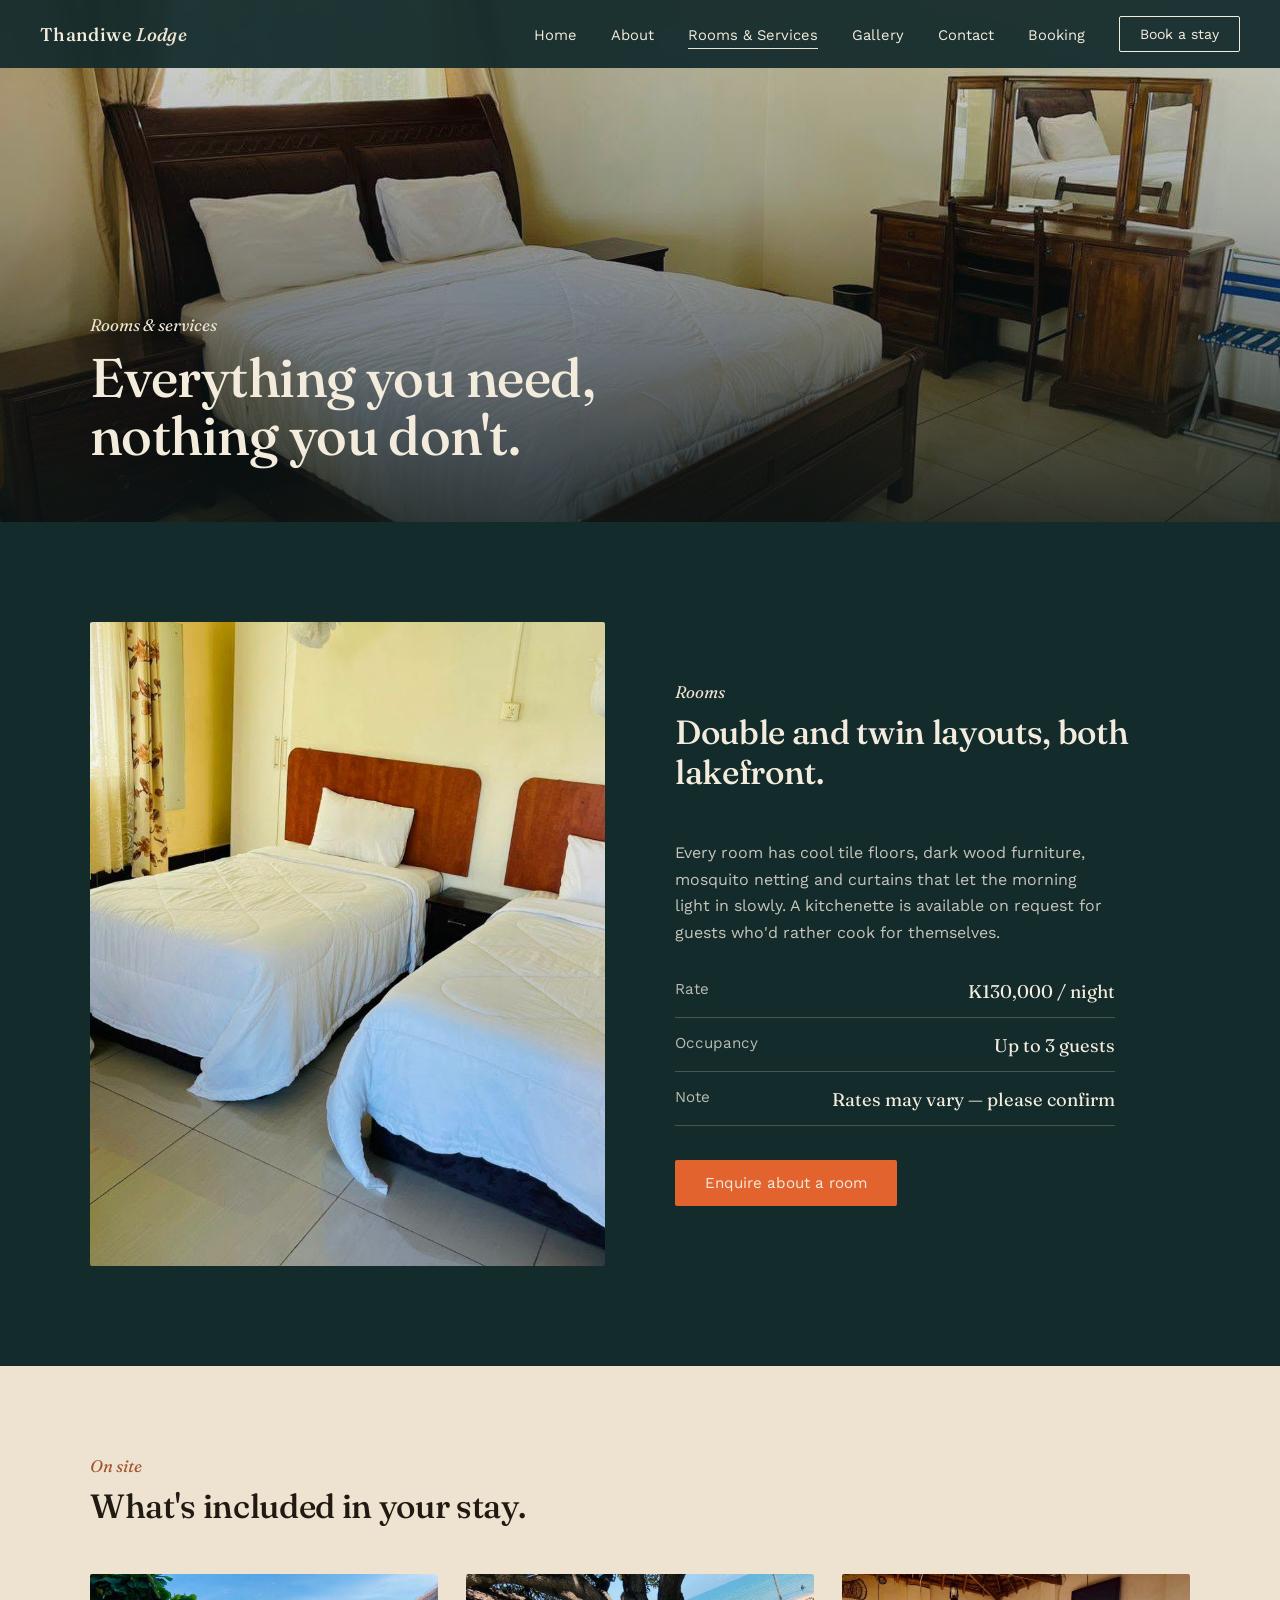
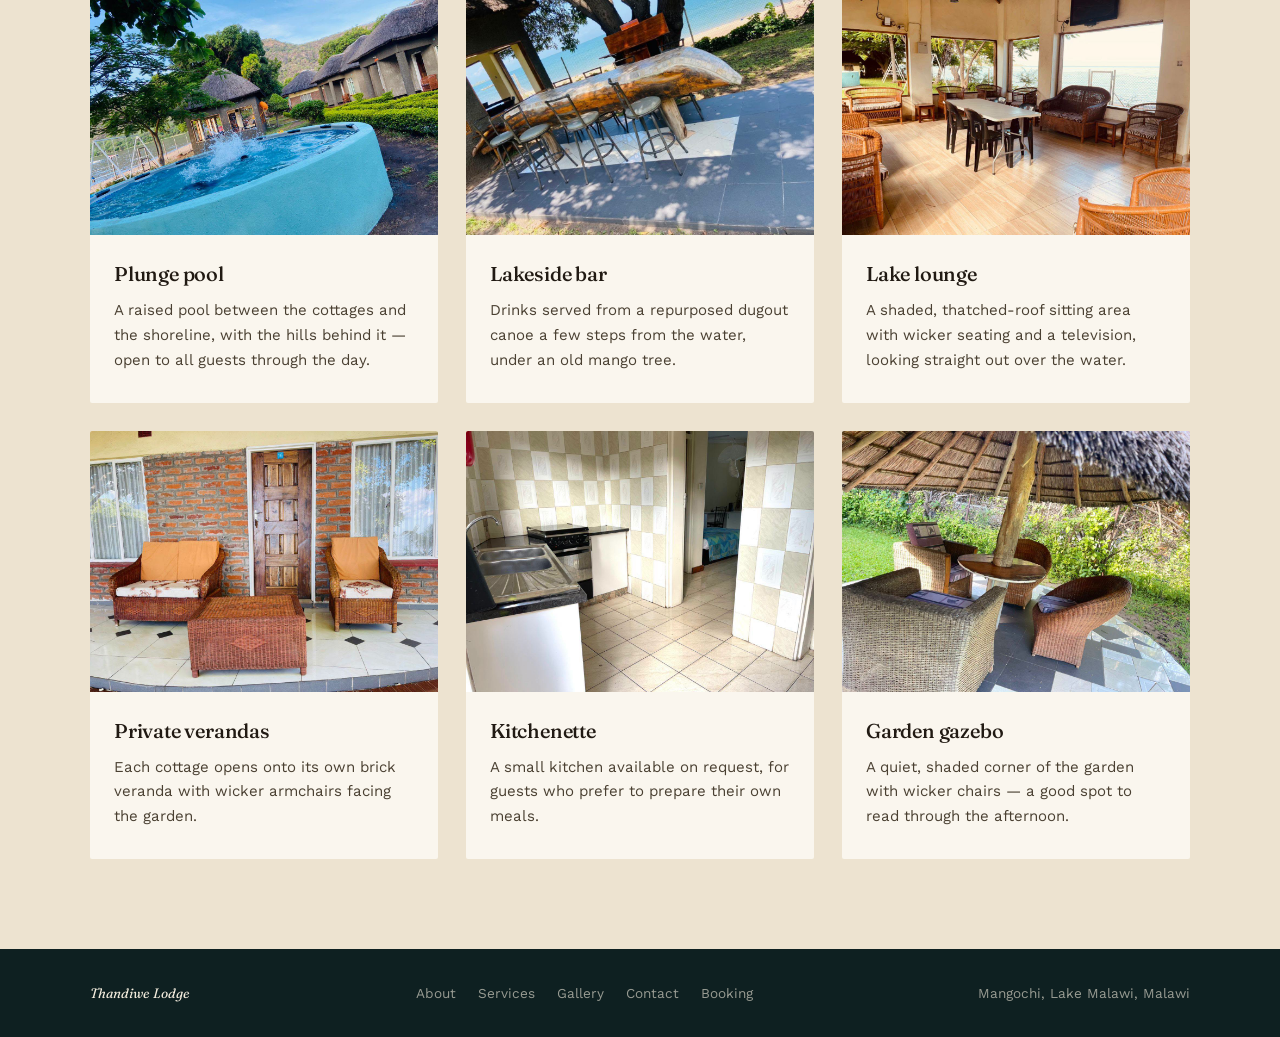
<file: services.html>
<!DOCTYPE html>
<html lang="en">
<head>
<meta charset="UTF-8">
<meta name="viewport" content="width=device-width, initial-scale=1.0">
<title>Rooms &amp; Services — Thandiwe Lodge</title>
<link rel="preconnect" href="https://fonts.googleapis.com">
<link rel="preconnect" href="https://fonts.gstatic.com" crossorigin>
<link href="https://fonts.googleapis.com/css2?family=Fraunces:ital,opsz,wght@0,9..144,400;0,9..144,500;0,9..144,600;1,9..144,500&family=Work+Sans:wght@400;500;600&display=swap" rel="stylesheet">
<link rel="stylesheet" href="css/style.css">
</head>
<body>

   <nav class="nav solid" id="siteNav">
    <div class="word">Thandiwe <span>Lodge</span></div>
    
    <button class="nav-toggle" id="menuToggle" aria-label="Toggle menu">
      <span></span>
      <span></span>
      <span></span>
    </button>

    <div class="nav-links" id="navLinks">
      <ul>
        <li><a href="home.html">Home</a></li>
        <li><a href="about.html">About</a></li>
        <li><a href="services.html" class="active">Rooms &amp; Services</a></li>
        <li><a href="gallery.html">Gallery</a></li>
        <li><a href="contact.html">Contact</a></li>
        <li><a href="booking.html">Booking</a></li>
      </ul>
      <a class="book-btn" href="booking.html">Book a stay</a>
    </div>
  </nav>

  <section class="page-banner">
    <div class="hero-img"><img src="images/room-canopy-bed.jpg" alt="Bedroom with mosquito-net canopy at Thandiwe Lodge"></div>
    <div class="page-banner-content">
      <span class="tag">Rooms &amp; services</span>
      <h1>Everything you need, nothing you don't.</h1>
    </div>
  </section>

  <!-- RATE BAND -->
  <section class="stay-band">
    <div class="wrap">
      <div class="stay-media"><img src="images/room-twin-beds.jpg" alt="Twin beds with wooden headboards"></div>
      <div class="stay-copy">
        <div class="section-head">
          <span class="tag">Rooms</span>
          <h2>Double and twin layouts, both lakefront.</h2>
        </div>
        <p class="lead">Every room has cool tile floors, dark wood furniture, mosquito netting and curtains that let the morning light in slowly. A kitchenette is available on request for guests who'd rather cook for themselves.</p>
        <div class="stay-list">
          <div class="row"><span class="k">Rate</span><span class="v">K130,000 / night</span></div>
          <div class="row"><span class="k">Occupancy</span><span class="v">Up to 3 guests</span></div>
          <div class="row"><span class="k">Note</span><span class="v">Rates may vary — please confirm</span></div>
        </div>
        <div class="stay-cta"><a class="btn-primary" href="booking.html">Enquire about a room</a></div>
      </div>
    </div>
  </section>

  <!-- SERVICES CARDS -->
  <section class="cards">
    <div class="wrap">
      <div class="section-head">
        <span class="tag">On site</span>
        <h2>What's included in your stay.</h2>
      </div>
      <div class="card-grid">
        <div class="service-card">
          <div class="media"><img src="images/gallery-pool.jpg" alt="Raised plunge pool at Thandiwe Lodge"></div>
          <div class="body">
            <h3>Plunge pool</h3>
            <p>A raised pool between the cottages and the shoreline, with the hills behind it — open to all guests through the day.</p>
          </div>
        </div>
        <div class="service-card">
          <div class="media"><img src="images/gallery-canoe-bar.jpg" alt="Canoe-shaped bar counter with stools"></div>
          <div class="body">
            <h3>Lakeside bar</h3>
            <p>Drinks served from a repurposed dugout canoe a few steps from the water, under an old mango tree.</p>
          </div>
        </div>
        <div class="service-card">
          <div class="media"><img src="images/gallery-lounge-view.jpg" alt="Wicker lounge seating overlooking the lake"></div>
          <div class="body">
            <h3>Lake lounge</h3>
            <p>A shaded, thatched-roof sitting area with wicker seating and a television, looking straight out over the water.</p>
          </div>
        </div>
        <div class="service-card">
          <div class="media"><img src="images/gallery-veranda.jpg" alt="Private veranda outside a guest room"></div>
          <div class="body">
            <h3>Private verandas</h3>
            <p>Each cottage opens onto its own brick veranda with wicker armchairs facing the garden.</p>
          </div>
        </div>
        <div class="service-card">
          <div class="media"><img src="images/room-kitchen.jpg" alt="Guest kitchenette"></div>
          <div class="body">
            <h3>Kitchenette</h3>
            <p>A small kitchen available on request, for guests who prefer to prepare their own meals.</p>
          </div>
        </div>
        <div class="service-card">
          <div class="media"><img src="images/gallery-gazebo.jpg" alt="Thatched gazebo seating area"></div>
          <div class="body">
            <h3>Garden gazebo</h3>
            <p>A quiet, shaded corner of the garden with wicker chairs — a good spot to read through the afternoon.</p>
          </div>
        </div>
      </div>
    </div>
  </section>

  <footer>
    <div class="wrap">
      <span class="word">Thandiwe Lodge</span>
      <ul class="foot-links">
        <li><a href="about.html">About</a></li>
        <li><a href="services.html">Services</a></li>
        <li><a href="gallery.html">Gallery</a></li>
        <li><a href="contact.html">Contact</a></li>
      <li><a href="booking.html">Booking</a></li>
      </ul>
      <span>Mangochi, Lake Malawi, Malawi</span>
    </div>
  </footer>

<script src="js/main.js"></script>
</body>
</html>
</file>
<file: css/style.css>
:root{
  --ink:#142B2C;
  --ink-deep:#0E2021;
  --sand:#EDE3D0;
  --paper:#FAF6EE;
  --clay:#A2532F;
  --coral:#E2632E;
  --text-dark:#211A13;
  --text-light:#F3ECDD;
  --line-light: rgba(243,236,221,0.22);
  --line-dark: rgba(33,26,19,0.14);
}

*{box-sizing:border-box;}
html{scroll-behavior:smooth;}
body{
  margin:0;
  font-family:'Work Sans', sans-serif;
  color:var(--text-dark);
  background:var(--paper);
  -webkit-font-smoothing:antialiased;
  overflow-x: hidden;
}
h1,h2,h3, .display{
  font-family:'Fraunces', serif;
  font-weight:500;
  letter-spacing:-0.01em;
  margin:0;
}
p{ line-height:1.65; margin:0; }
a{ color:inherit; text-decoration:none; }
img{ display:block; width:100%; height:100%; object-fit:cover; }
section{ position:relative; }

.wrap{
  max-width:1180px;
  margin:0 auto;
  padding:0 40px;
}

/* ---------- NAV ---------- */
.nav{
  position:fixed; top:0; left:0; right:0; z-index:50;
  display:flex; align-items:center; justify-content:space-between;
  padding:26px 40px;
  color:var(--text-light);
  transition:background .4s ease, padding .4s ease;
}
.nav.scrolled, .nav.solid{
  background:rgba(20,43,44,0.94);
  padding:16px 40px;
  backdrop-filter:blur(6px);
}
.nav .word{
  font-family:'Fraunces', serif;
  font-size:1.15rem;
  font-weight:500;
  letter-spacing:0.02em;
  z-index: 101; /* Keeps logo above mobile menu */
}
.nav .word span{ font-style:italic; color:var(--sand); }

/* Menu Toggle Button (Hidden on Desktop) */
.nav-toggle {
  display: none;
  background: none;
  border: none;
  cursor: pointer;
  z-index: 101;
  padding: 10px;
  flex-direction: column;
  gap: 6px;
}
.nav-toggle span {
  display: block;
  width: 26px;
  height: 2px;
  background-color: var(--text-light);
  transition: transform 0.3s ease, opacity 0.3s ease;
}

/* Nav Links Container */
.nav-links {
  display: flex;
  align-items: center;
  gap: 34px;
}
.nav ul{
  list-style:none; display:flex; gap:34px; margin:0; padding:0;
}
.nav ul li a{
  font-size:0.92rem;
  padding-bottom:4px;
  border-bottom:1px solid transparent;
  transition: border-color 0.3s ease;
}
.nav ul li a:hover, .nav ul li a.active{ border-bottom:1px solid var(--sand); }
.nav .book-btn{
  border:1px solid var(--text-light);
  padding:9px 20px;
  border-radius:2px;
  font-size:0.88rem;
  white-space:nowrap;
  transition: background 0.3s ease, color 0.3s ease;
}
.nav .book-btn:hover { background: var(--sand); color: var(--ink); }

/* ---------- FULL HERO (home page) ---------- */
.hero{
  height:100vh;
  min-height:640px;
  position:relative;
  overflow:hidden;
  display:flex;
  align-items:flex-end;
  color:var(--text-light);
}
.hero-img{
  position:absolute; inset:0;
  animation:heroZoom 16s ease-out forwards;
}
@keyframes heroZoom{
  from{ transform:scale(1.12); }
  to{ transform:scale(1); }
}
.hero::after{
  content:"";
  position:absolute; inset:0;
  background:linear-gradient(0deg, rgba(11,20,20,0.86) 0%, rgba(11,20,20,0.28) 46%, rgba(11,20,20,0.12) 100%);
}
.hero-content{
  position:relative; z-index:2;
  padding:0 40px 70px;
  max-width:1180px;
  margin:0 auto;
  width:100%;
  opacity:0;
  animation:heroIn 1.1s ease .4s forwards;
}
@keyframes heroIn{
  from{ opacity:0; transform:translateY(18px); }
  to{ opacity:1; transform:translateY(0); }
}
.hero-kicker{
  font-size:0.95rem;
  color:var(--sand);
  margin-bottom:18px;
  max-width:420px;
}
.hero h1{
  font-size:clamp(2.6rem, 6vw, 5rem);
  line-height:1.02;
  max-width:820px;
}
.hero h1 em{ font-style:italic; color:var(--sand); font-weight:400; }
.hero-sub{
  margin-top:26px;
  font-size:1.05rem;
  max-width:460px;
  color:rgba(243,236,221,0.86);
}
.hero-actions{
  margin-top:38px;
  display:flex;
  gap:18px;
  align-items:center;
  flex-wrap:wrap;
}
.btn-primary{
  background:var(--coral);
  color:var(--text-light);
  padding:14px 30px;
  border-radius:2px;
  font-size:0.95rem;
  display:inline-block;
  transition: background 0.3s ease;
}
.btn-primary:hover { background: #c95525; }
.btn-ghost{
  border-bottom:1px solid var(--text-light);
  padding-bottom:3px;
  font-size:0.95rem;
}
.scroll-cue{
  position:absolute; right:40px; bottom:40px; z-index:2;
  color:var(--text-light);
  font-size:0.8rem;
  display:flex; align-items:center; gap:10px;
}
.scroll-cue .line{
  width:1px; height:34px; background:rgba(243,236,221,0.5);
  position:relative;
  overflow:hidden;
}
.scroll-cue .line::after{
  content:""; position:absolute; left:0; top:-100%; width:100%; height:100%;
  background:var(--sand);
  animation:cueMove 1.8s ease-in-out infinite;
}
@keyframes cueMove{
  0%{ top:-100%; } 50%{ top:100%; } 100%{ top:100%; }
}

/* ---------- PAGE BANNER (inner pages) ---------- */
.page-banner{
  height:58vh;
  min-height:380px;
  position:relative;
  overflow:hidden;
  display:flex;
  align-items:flex-end;
  color:var(--text-light);
}
.page-banner .hero-img{ animation:none; }
.page-banner::after{
  content:"";
  position:absolute; inset:0;
  background:linear-gradient(0deg, rgba(11,20,20,0.82) 0%, rgba(11,20,20,0.3) 60%, rgba(11,20,20,0.12) 100%);
}
.page-banner-content{
  position:relative; z-index:2;
  padding:0 40px 56px;
  max-width:1180px;
  margin:0 auto;
  width:100%;
}
.page-banner-content .tag{
  font-family:'Fraunces', serif;
  font-style:italic;
  color:var(--sand);
  font-size:1.05rem;
  display:block;
  margin-bottom:14px;
}
.page-banner-content h1{
  font-size:clamp(2rem, 4.4vw, 3.4rem);
  line-height:1.08;
  max-width:700px;
}

/* ---------- WELCOME / RATE STRIP ---------- */
.welcome{
  background:var(--sand);
  padding:64px 0;
}
.welcome .wrap{
  display:grid;
  grid-template-columns:1.5fr 1fr;
  gap:60px;
  align-items:start;
}
.welcome h2{
  font-size:1.85rem;
  line-height:1.28;
  max-width:520px;
}
.welcome p.lead{
  margin-top:20px;
  font-size:1.02rem;
  max-width:500px;
  color:#3b3126;
}
.rate-box{
  border-left:2px solid var(--clay);
  padding-left:26px;
}
.rate-box .amount{
  font-family:'Fraunces', serif;
  font-size:2.5rem;
  font-weight:500;
  color:var(--clay);
  line-height:1;
}
.rate-box .unit{
  font-size:0.95rem;
  color:#3b3126;
  margin-top:8px;
  display:block;
}
.rate-box .note{
  margin-top:16px;
  font-size:0.84rem;
  color:#6b5f4d;
  font-style:italic;
}

/* ---------- WAVE DIVIDER ---------- */
.wave{ display:block; width:100%; line-height:0; }
.wave svg{ display:block; width:100%; height:auto; }

/* ---------- SECTION HEAD ---------- */
.section-head{ margin-bottom:48px; max-width:600px; }
.section-head .tag{
  font-family:'Fraunces', serif;
  font-style:italic;
  color:var(--clay);
  font-size:1.05rem;
  margin-bottom:10px;
  display:block;
}
.section-head h2{ font-size:2.1rem; line-height:1.2; }

/* ---------- GALLERY GRID ---------- */
.gallery{ background:var(--paper); padding:90px 0 100px; }
.grid-gallery{
  display:grid;
  grid-template-columns:repeat(6, 1fr);
  grid-auto-rows:130px;
  gap:14px;
}
.grid-gallery figure{ margin:0; overflow:hidden; position:relative; border-radius:2px; }
.grid-gallery figure img{ transition:transform 1.1s cubic-bezier(.2,.7,.2,1); }
.grid-gallery figure:hover img{ transform:scale(1.06); }
.grid-gallery figcaption{
  position:absolute; left:0; right:0; bottom:0;
  padding:16px 18px 14px;
  font-size:0.82rem;
  color:var(--text-light);
  background:linear-gradient(0deg, rgba(14,32,33,0.75), transparent);
}
.g-a{ grid-column:span 3; grid-row:span 3; }
.g-b{ grid-column:span 3; grid-row:span 2; }
.g-c{ grid-column:span 2; grid-row:span 2; }
.g-d{ grid-column:span 2; grid-row:span 2; }
.g-e{ grid-column:span 2; grid-row:span 2; }
.g-f{ grid-column:span 3; grid-row:span 2; }
.g-g{ grid-column:span 3; grid-row:span 2; }
.g-h{ grid-column:span 2; grid-row:span 2; }
.g-i{ grid-column:span 2; grid-row:span 2; }
.g-j{ grid-column:span 2; grid-row:span 2; }
.g-k{ grid-column:span 3; grid-row:span 2; }
.g-l{ grid-column:span 3; grid-row:span 2; }

/* ---------- STAY / RATE BAND ---------- */
.stay-band{ background:var(--ink); color:var(--text-light); padding:100px 0; }
.stay-band .wrap{ display:grid; grid-template-columns:1fr 1fr; gap:70px; align-items:center; }
.stay-media{ position:relative; aspect-ratio:4/5; overflow:hidden; border-radius:2px; }
.stay-band .section-head .tag{ color:var(--sand); }
.stay-band h2{ color:var(--text-light); font-size:2.1rem; }
.stay-copy p.lead{ margin-top:18px; color:rgba(243,236,221,0.8); max-width:440px; }
.stay-list{ margin-top:34px; display:flex; flex-direction:column; gap:16px; }
.stay-list .row{
  display:flex; justify-content:space-between;
  border-bottom:1px solid var(--line-light);
  padding-bottom:14px; max-width:440px;
}
.stay-list .row .k{ font-size:0.95rem; color:rgba(243,236,221,0.75); }
.stay-list .row .v{ font-family:'Fraunces', serif; font-size:1.15rem; }
.stay-cta{ margin-top:34px; }

/* ---------- STORY ROWS ---------- */
.story{ background:var(--paper); padding:100px 0 60px; }
.story-row{
  display:grid; grid-template-columns:1fr 1fr; gap:70px; align-items:center;
  padding:70px 0; border-bottom:1px solid var(--line-dark);
}
.story-row:last-child{ border-bottom:none; }
.story-row.reverse{ direction:rtl; }
.story-row.reverse > *{ direction:ltr; }
.story-media{ aspect-ratio:5/4; overflow:hidden; border-radius:2px; }
.story-copy .num{ font-size:0.85rem; color:var(--clay); display:block; margin-bottom:14px; }
.story-copy h3{ font-size:1.7rem; line-height:1.25; max-width:420px; }
.story-copy p{ margin-top:18px; color:#4a4032; max-width:420px; }

/* ---------- SERVICE / RATE CARDS ---------- */
.cards{ background:var(--sand); padding:90px 0; }
.card-grid{
  display:grid;
  grid-template-columns:repeat(3, 1fr);
  gap:28px;
  margin-top:10px;
}
.service-card{
  background:var(--paper);
  border-radius:2px;
  overflow:hidden;
}
.service-card .media{ aspect-ratio:4/3; overflow:hidden; }
.service-card .body{ padding:26px 24px 30px; }
.service-card h3{ font-size:1.25rem; }
.service-card p{ margin-top:12px; font-size:0.94rem; color:#4a4032; }

/* ---------- CONTACT ---------- */
.contact{ position:relative; color:var(--text-light); padding:130px 0 110px; overflow:hidden; }
.contact-bg{ position:absolute; inset:0; }
.contact::after{
  content:"";
  position:absolute; inset:0;
  background:linear-gradient(180deg, rgba(14,32,33,0.88), rgba(14,32,33,0.72));
}
.contact .wrap{ position:relative; z-index:2; }
.contact-inner{ display:grid; grid-template-columns:1.3fr 1fr; gap:70px; }
.contact h2{ font-size:2.3rem; line-height:1.2; max-width:520px; }
.contact p.lead{ margin-top:20px; max-width:440px; color:rgba(243,236,221,0.85); }
.contact-card{ border:1px solid var(--line-light); padding:34px; border-radius:2px; }
.contact-card .line{
  display:flex; justify-content:space-between; padding:14px 0;
  border-bottom:1px solid var(--line-light); font-size:0.95rem;
}
.contact-card .line:last-of-type{ border-bottom:none; }
.contact-card .line .k{ color:rgba(243,236,221,0.6); }
.contact-card .fb-btn{
  margin-top:24px; display:block; text-align:center;
  background:var(--coral); padding:14px; border-radius:2px; font-size:0.95rem;
}

/* ---------- CONTACT FORM (non-functional, informational) ---------- */
.form-note{ background:var(--paper); padding:90px 0; }
.form-note .wrap{ display:grid; grid-template-columns:1fr 1fr; gap:70px; align-items:start; }
.info-list{ display:flex; flex-direction:column; gap:26px; margin-top:32px; }
.info-list .item{ border-bottom:1px solid var(--line-dark); padding-bottom:22px; }
.info-list .item .k{ font-family:'Fraunces', serif; font-size:1.05rem; color:var(--clay); }
.info-list .item .v{ margin-top:8px; font-size:0.96rem; color:#4a4032; }

/* ---------- FOOTER ---------- */
footer{ background:var(--ink-deep); color:rgba(243,236,221,0.6); padding:36px 0; font-size:0.85rem; }
footer .wrap{ display:flex; justify-content:space-between; align-items:center; flex-wrap:wrap; gap:12px; }
footer .word{ color:var(--text-light); font-family:'Fraunces', serif; font-style:italic; }
footer .foot-links{ display:flex; gap:22px; list-style:none; padding:0; margin:0; }

@media (prefers-reduced-motion: reduce){
  .hero-img{ animation:none; }
  .hero-content{ animation:none; opacity:1; }
  .scroll-cue .line::after{ animation:none; }
}

/* ---------------------------------------------------------
   RESPONSIVE DESIGN & MOBILE MENU
   --------------------------------------------------------- */

/* Tablet / Small Laptop (max 1024px) */
@media (max-width: 1024px) {
  .wrap{ padding: 0 32px; }
  .nav { padding: 20px 32px; }
  .nav.scrolled { padding: 16px 32px; }
  .nav ul { gap: 20px; }
  
  .hero-content { padding-bottom: 50px; }
  .story-row, .stay-band .wrap { gap: 40px; }
  .contact-inner, .form-note .wrap { gap: 40px; }
  
  .grid-gallery { grid-auto-rows: 100px; }
}

/* Mobile & Small Tablets (max 880px) */
@media (max-width: 880px) {
  .wrap { padding: 0 24px; }
  .nav { padding: 16px 24px; }
  .nav.scrolled { padding: 12px 24px; }
  
  /* --- MOBILE MENU TOGGLE --- */
  .nav-toggle { display: flex; } /* Show hamburger */
  
  .nav-links {
    position: fixed;
    top: 0; left: 0;
    width: 100%; height: 100vh;
    background: var(--ink);
    flex-direction: column;
    justify-content: center;
    gap: 40px;
    transform: translateX(100%); /* Hide off-screen */
    transition: transform 0.4s cubic-bezier(0.8, 0, 0.2, 1);
    z-index: 100;
  }
  
  .nav-links.active { transform: translateX(0); } /* Slide in */
  
  .nav ul {
    flex-direction: column;
    align-items: center;
    gap: 30px;
  }
  .nav ul li a { font-size: 1.3rem; } /* Bigger text for touch */
  
  .nav-toggle.active span:nth-child(1) { transform: translateY(8px) rotate(45deg); }
  .nav-toggle.active span:nth-child(2) { opacity: 0; }
  .nav-toggle.active span:nth-child(3) { transform: translateY(-8px) rotate(-45deg); }

  /* --- LAYOUT ADJUSTMENTS --- */
  .welcome .wrap, 
  .stay-band .wrap, 
  .contact-inner, 
  .form-note .wrap, 
  .story-row { 
    grid-template-columns: 1fr; 
    gap: 40px; 
  }
  
  .story-row.reverse { direction: ltr; }
  
  .rate-box { 
    border-left: none; 
    border-top: 2px solid var(--clay); 
    padding-left: 0; 
    padding-top: 20px; 
    margin-top: 10px;
  }
  
  /* Gallery 2 columns */
  .grid-gallery { 
    grid-template-columns: repeat(2, 1fr); 
    grid-auto-rows: 180px; 
  }
  .grid-gallery figure { 
    grid-column: span 1 !important; 
    grid-row: span 1 !important; 
  }
  
  .story-row .story-media { order: -1; }
  .stay-media { order: -1; }
  
  .card-grid { grid-template-columns: repeat(2, 1fr); }
}

/* Small Mobile Phones (max 600px) */
@media (max-width: 600px) {
  .wrap { padding: 0 20px; }
  .nav { padding: 16px 20px; }
  
  .hero { min-height: 100svh; }
  .hero-content { padding: 0 20px 50px; }
  .hero h1 { font-size: 2.2rem; }
  .hero-actions { flex-direction: column; align-items: stretch; gap: 12px; }
  .btn-primary, .btn-ghost { text-align: center; width: 100%; }
  
  .page-banner { height: 45vh; min-height: 300px; }
  .page-banner-content { padding: 0 20px 40px; }
  .page-banner-content h1 { font-size: 2rem; }
  
  .welcome, .gallery, .cards, .story, .contact, .form-note { padding: 60px 0; }
  .stay-band { padding: 60px 0; }
  
  /* Gallery full width stack */
  .grid-gallery { grid-template-columns: 1fr; grid-auto-rows: 220px; }
  .grid-gallery figcaption { font-size: 0.9rem; padding: 20px; }
  
  .card-grid { grid-template-columns: 1fr; }
  .service-card .media { aspect-ratio: 16/9; }
  
  footer .wrap { flex-direction: column; text-align: center; justify-content: center; }
  footer .foot-links { flex-wrap: wrap; justify-content: center; }
  
  .contact-card .line { flex-direction: column; gap: 4px; }
}
</file>
